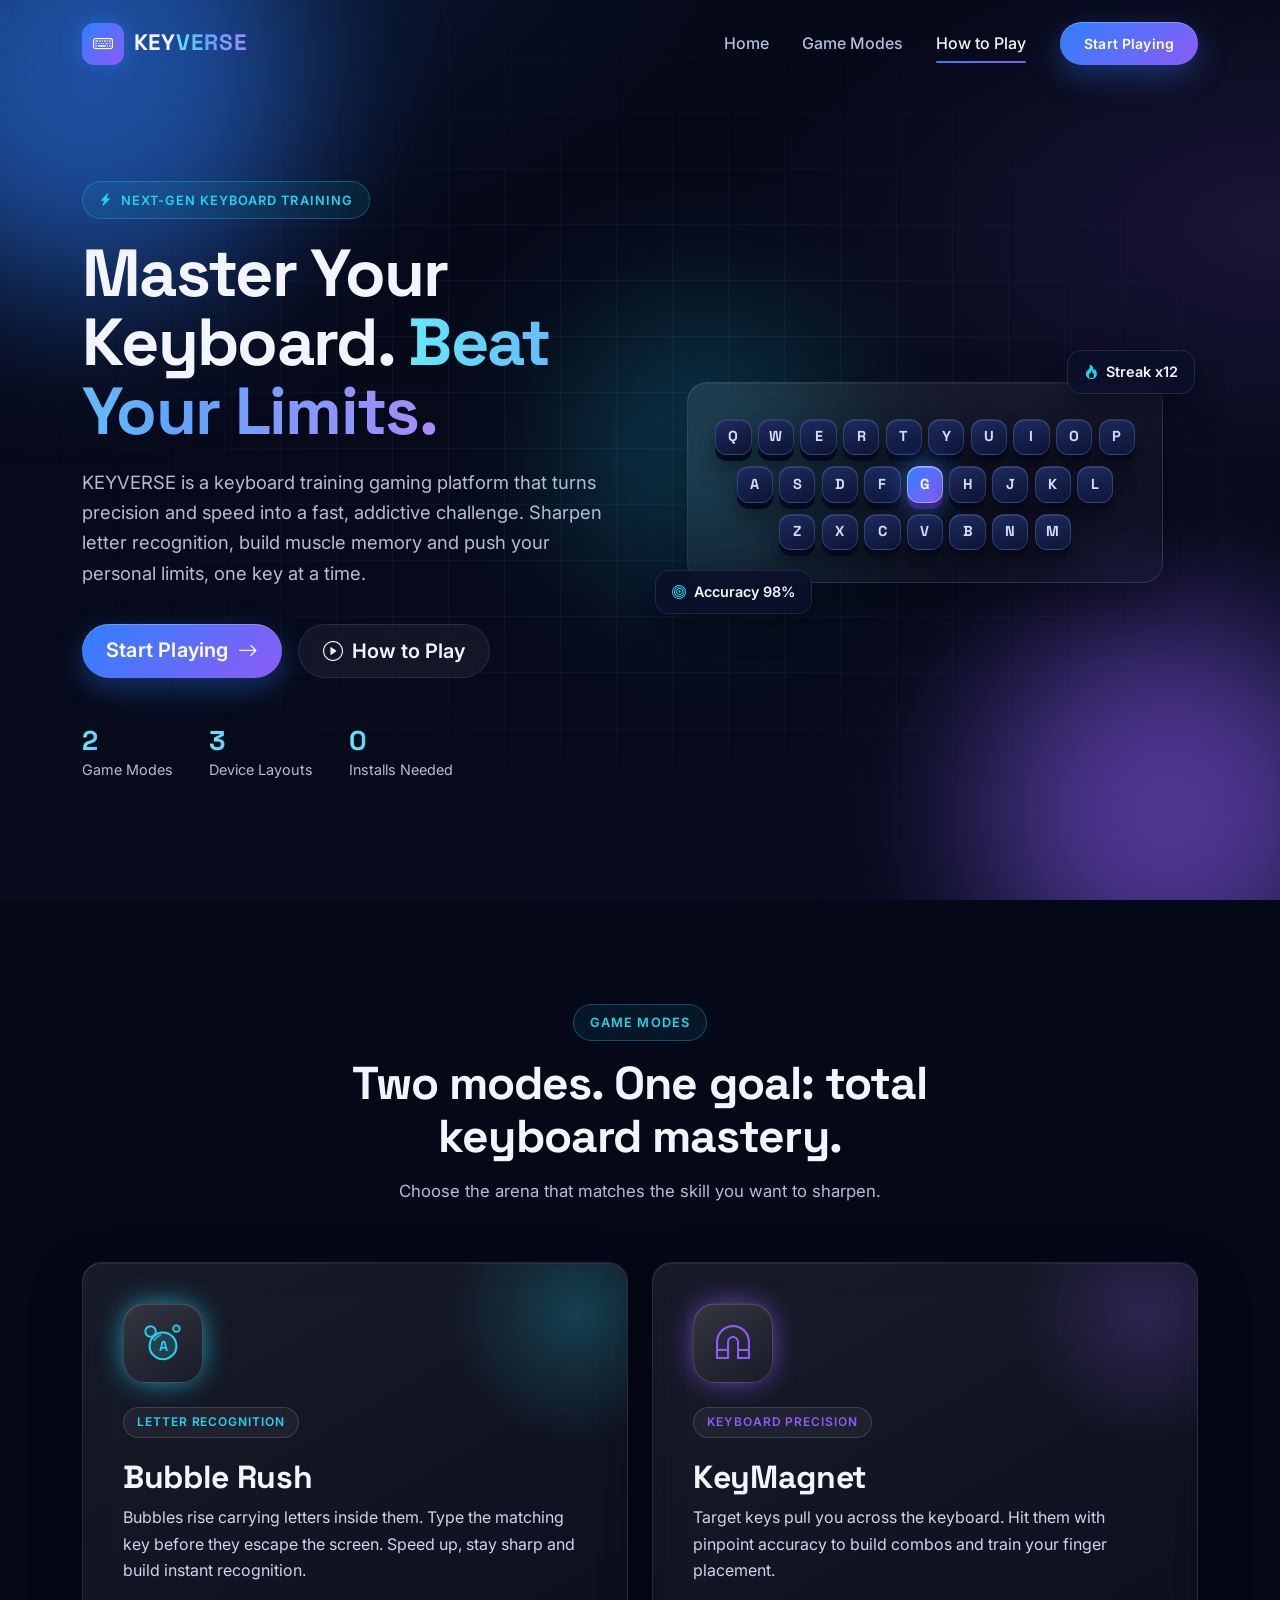
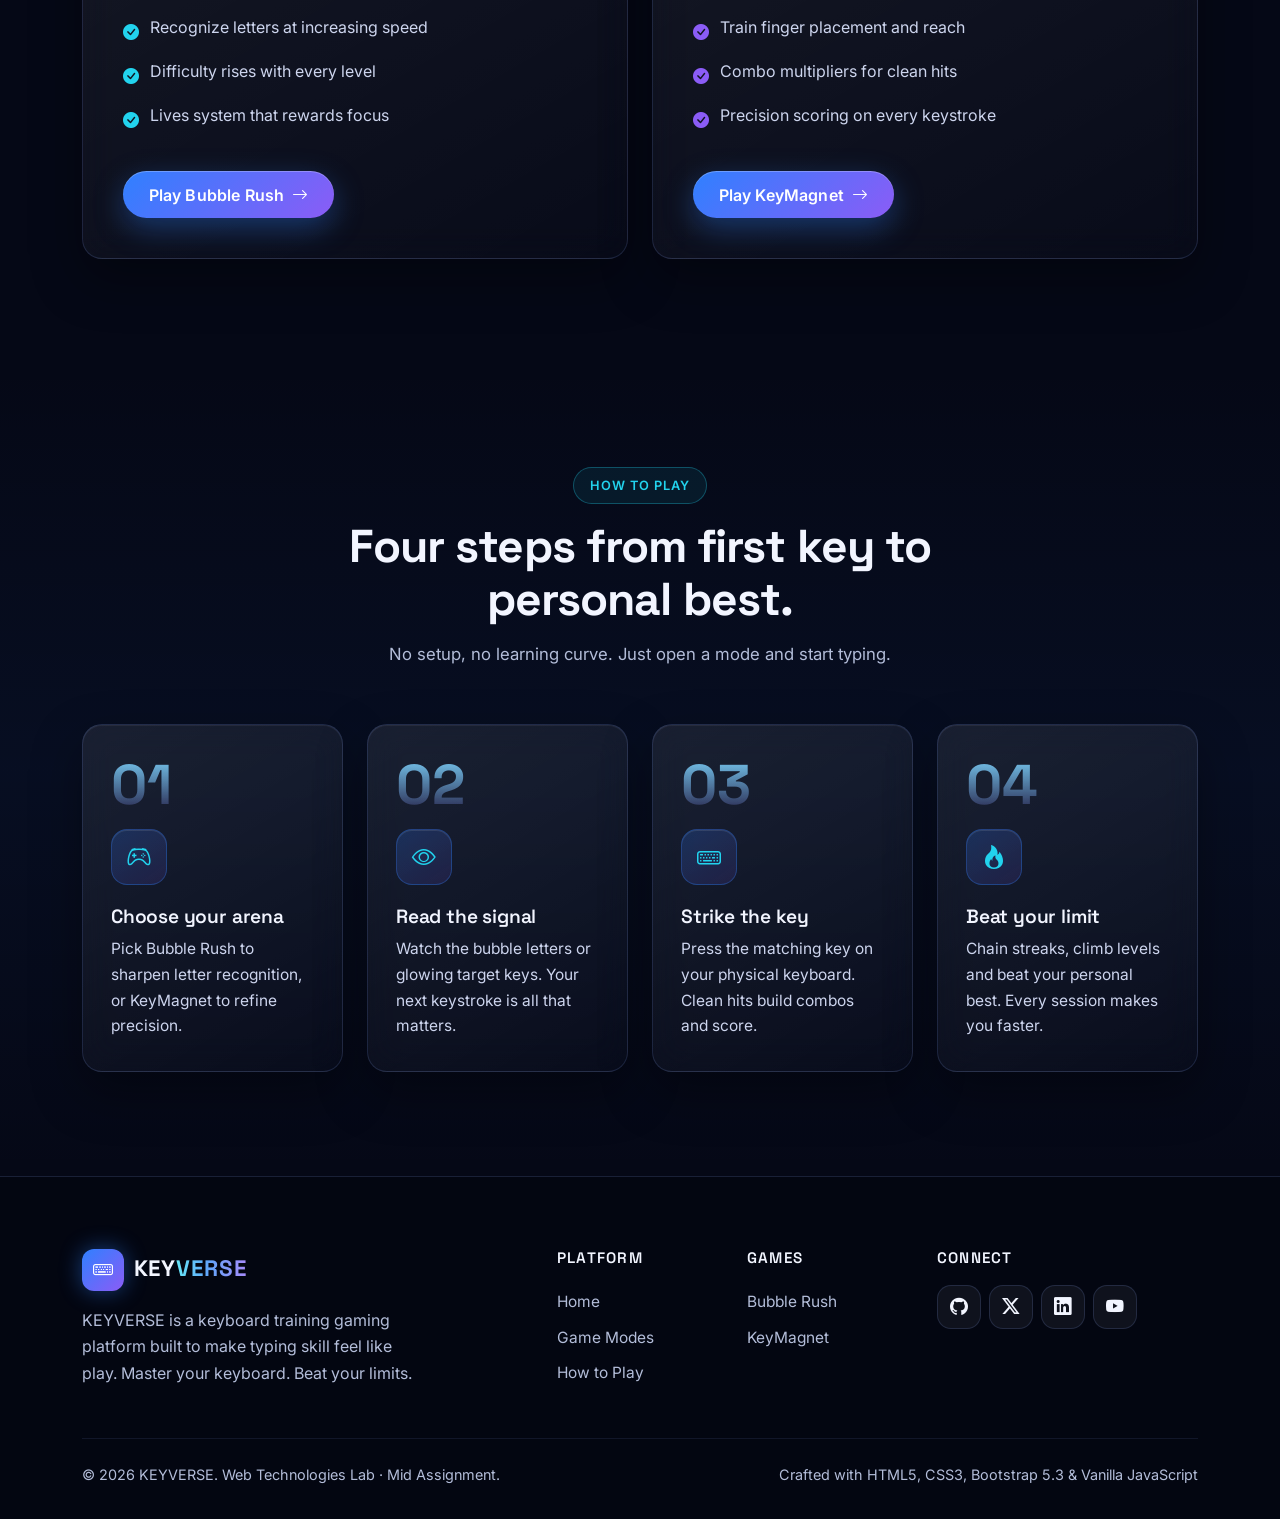
<file: index.html>
<!DOCTYPE html>
<html lang="en">

<head>
    <meta charset="UTF-8">
    <meta name="viewport" content="width=device-width, initial-scale=1.0">
    <meta name="description"
        content="KEYVERSE – Master Your Keyboard. Beat Your Limits. A premium keyboard training gaming platform with Bubble Rush and KeyMagnet.">
    <title>KEYVERSE – Master Your Keyboard. Beat Your Limits.</title>

    <!-- Fonts -->
    <link rel="preconnect" href="https://fonts.googleapis.com">
    <link rel="preconnect" href="https://fonts.gstatic.com" crossorigin>
    <link
        href="https://fonts.googleapis.com/css2?family=Inter:wght@400;500;600;700&family=Space+Grotesk:wght@500;600;700&display=swap"
        rel="stylesheet">

    <!-- Bootstrap 5.3 + Bootstrap Icons -->
    <link href="https://cdn.jsdelivr.net/npm/bootstrap@5.3.3/dist/css/bootstrap.min.css" rel="stylesheet">
    <link href="https://cdn.jsdelivr.net/npm/bootstrap-icons@1.11.3/font/bootstrap-icons.min.css" rel="stylesheet">

    <!-- Custom CSS (order matters: style first, responsive last) -->
    <link href="css/style.css" rel="stylesheet">
    <link href="css/responsive.css" rel="stylesheet">
</head>

<body id="top">

    <!-- ============================================================
       1. NAVIGATION BAR
       ============================================================ -->
    <nav class="navbar navbar-expand-lg fixed-top kv-navbar" id="mainNav" aria-label="Main navigation">
        <div class="container">
            <a class="navbar-brand kv-brand" href="#top" aria-label="KEYVERSE home">
                <span class="kv-logo" aria-hidden="true"><i class="bi bi-keyboard"></i></span>
                <span>KEY<span class="kv-accent">VERSE</span></span>
            </a>

            <button class="navbar-toggler" type="button" data-bs-toggle="collapse" data-bs-target="#navMenu"
                aria-controls="navMenu" aria-expanded="false" aria-label="Toggle navigation">
                <span class="navbar-toggler-icon"></span>
            </button>

            <div class="collapse navbar-collapse" id="navMenu">
                <ul class="navbar-nav ms-auto align-items-lg-center gap-lg-1">
                    <li class="nav-item"><a class="nav-link kv-nav-link active" href="#top">Home</a></li>
                    <li class="nav-item"><a class="nav-link kv-nav-link" href="#modes">Game Modes</a></li>
                    <li class="nav-item"><a class="nav-link kv-nav-link" href="#how-to-play">How to Play</a></li>
                    <li class="nav-item ms-lg-3 mt-2 mt-lg-0">
                        <a class="btn kv-btn-primary btn-sm px-4" href="#modes">Start Playing</a>
                    </li>
                </ul>
            </div>
            <div class="flying-comet" aria-hidden="true">
                <span class="comet-tail"></span>
                <span class="comet-head"></span>
            </div>
        </div>
    </nav>

    <main>

        <!-- ============================================================
         2. HERO SECTION
         ============================================================ -->
        <header class="kv-hero" id="home">
            <!-- Decorative background glows -->
            <div class="kv-hero-orb kv-orb-1" aria-hidden="true"></div>
            <div class="kv-hero-orb kv-orb-2" aria-hidden="true"></div>
            <div class="kv-hero-orb kv-orb-3" aria-hidden="true"></div>

            <div class="container position-relative">
                <div class="row align-items-center gy-5">

                    <!-- Hero text -->
                    <div class="col-lg-6 text-center text-lg-start" data-reveal>
                        <span class="kv-eyebrow">
                            <i class="bi bi-lightning-charge-fill" aria-hidden="true"></i>
                            Next-gen keyboard training
                        </span>

                        <h1 class="kv-hero-title">
                            Master Your Keyboard.
                            <span class="kv-gradient-text">Beat Your Limits.</span>
                        </h1>

                        <p class="kv-lead mx-auto mx-lg-0">
                            KEYVERSE is a keyboard training gaming platform that turns precision
                            and speed into a fast, addictive challenge. Sharpen letter recognition,
                            build muscle memory and push your personal limits, one key at a time.
                        </p>

                        <div
                            class="d-flex flex-column flex-sm-row gap-3 justify-content-center justify-content-lg-start">
                            <a href="#modes" class="btn kv-btn-primary btn-lg px-4">
                                Start Playing <i class="bi bi-arrow-right ms-1" aria-hidden="true"></i>
                            </a>
                            <a href="#how-to-play" class="btn kv-btn-ghost btn-lg px-4">
                                <i class="bi bi-play-circle me-1" aria-hidden="true"></i> How to Play
                            </a>
                        </div>

                        <ul class="kv-hero-stats list-unstyled">
                            <li><strong>2</strong><span>Game Modes</span></li>
                            <li><strong>3</strong><span>Device Layouts</span></li>
                            <li><strong>0</strong><span>Installs Needed</span></li>
                        </ul>
                    </div>

                    <!-- Hero visual: interactive glass keyboard panel -->
                    <div class="col-lg-6" data-reveal style="--reveal-delay: .15s">
                        <div class="kv-visual" aria-hidden="true">

                            <!-- Floating bubbles -->
                            <span class="kv-bubble" style="--x: 8%;  --s: 34px; --d: 0s"></span>
                            <span class="kv-bubble" style="--x: 28%; --s: 18px; --d: 2.5s"></span>
                            <span class="kv-bubble" style="--x: 55%; --s: 46px; --d: 1s"></span>
                            <span class="kv-bubble" style="--x: 80%; --s: 22px; --d: 4s"></span>
                            <span class="kv-bubble" style="--x: 92%; --s: 30px; --d: 6s"></span>

                            <div class="kv-glass kv-visual-panel">
                                <!-- Keys light up in a looping "KEYVERSE" sequence; hover or tap any key to press it -->
                                <div class="kv-keyboard" id="heroKeyboard">
                                    <div class="kv-keyrow">
                                        <span class="kv-keycap" data-key="Q" style="--i:0">Q</span>
                                        <span class="kv-keycap" data-key="W" style="--i:1">W</span>
                                        <span class="kv-keycap" data-key="E" style="--i:2">E</span>
                                        <span class="kv-keycap" data-key="R" style="--i:3">R</span>
                                        <span class="kv-keycap" data-key="T" style="--i:4">T</span>
                                        <span class="kv-keycap" data-key="Y" style="--i:5">Y</span>
                                        <span class="kv-keycap" data-key="U" style="--i:6">U</span>
                                        <span class="kv-keycap" data-key="I" style="--i:7">I</span>
                                        <span class="kv-keycap" data-key="O" style="--i:8">O</span>
                                        <span class="kv-keycap" data-key="P" style="--i:9">P</span>
                                    </div>
                                    <div class="kv-keyrow">
                                        <span class="kv-keycap" data-key="A" style="--i:2">A</span>
                                        <span class="kv-keycap" data-key="S" style="--i:3">S</span>
                                        <span class="kv-keycap" data-key="D" style="--i:4">D</span>
                                        <span class="kv-keycap" data-key="F" style="--i:5">F</span>
                                        <span class="kv-keycap kv-keycap--active" data-key="G" style="--i:6">G</span>
                                        <span class="kv-keycap" data-key="H" style="--i:7">H</span>
                                        <span class="kv-keycap" data-key="J" style="--i:8">J</span>
                                        <span class="kv-keycap" data-key="K" style="--i:9">K</span>
                                        <span class="kv-keycap" data-key="L" style="--i:10">L</span>
                                    </div>
                                    <div class="kv-keyrow">
                                        <span class="kv-keycap" data-key="Z" style="--i:4">Z</span>
                                        <span class="kv-keycap" data-key="X" style="--i:5">X</span>
                                        <span class="kv-keycap" data-key="C" style="--i:6">C</span>
                                        <span class="kv-keycap" data-key="V" style="--i:7">V</span>
                                        <span class="kv-keycap" data-key="B" style="--i:8">B</span>
                                        <span class="kv-keycap" data-key="N" style="--i:9">N</span>
                                        <span class="kv-keycap" data-key="M" style="--i:10">M</span>
                                    </div>
                                </div>
                            </div>

                            <div class="kv-chip kv-chip--streak">
                                <i class="bi bi-fire"></i> Streak x12
                            </div>
                            <div class="kv-chip kv-chip--accuracy">
                                <i class="bi bi-bullseye"></i> Accuracy 98%
                            </div>
                        </div>
                    </div>

                </div>
            </div>
        </header>

        <!-- ============================================================
         3. GAME MODES
         ============================================================ -->
        <section class="kv-section" id="modes">
            <div class="container">
                <div class="kv-section-head text-center" data-reveal>
                    <span class="kv-eyebrow">Game Modes</span>
                    <h2 class="kv-section-title">Two modes. One goal: total keyboard mastery.</h2>
                    <p class="kv-section-sub">Choose the arena that matches the skill you want to sharpen.</p>
                </div>

                <div class="row g-4 justify-content-center">

                    <!-- Bubble Rush -->
                    <div class="col-lg-6" data-reveal>
                        <article class="kv-glass kv-mode-card">
                            <div class="kv-mode-icon" aria-hidden="true">
                                <!-- Custom inline SVG: a large letter bubble with two smaller companions -->
                                <svg viewBox="0 0 48 48" fill="none" focusable="false">
                                    <circle cx="24" cy="27" r="14" stroke="currentColor" stroke-width="2.2"
                                        fill="currentColor" fill-opacity=".14" />
                                    <circle cx="11" cy="12" r="5.5" stroke="currentColor" stroke-width="2"
                                        fill="currentColor" fill-opacity=".1" />
                                    <circle cx="38" cy="9" r="3.5" stroke="currentColor" stroke-width="1.8"
                                        fill="currentColor" fill-opacity=".1" />
                                    <path d="M15 21a10 10 0 0 1 6-5" stroke="currentColor" stroke-width="2"
                                        stroke-linecap="round" opacity=".75" />
                                    <text x="24" y="32.5" text-anchor="middle" font-family="Space Grotesk, sans-serif"
                                        font-weight="700" font-size="15" fill="currentColor">A</text>
                                </svg>
                            </div>
                            <span class="kv-badge-tag mt-4">Letter Recognition</span>
                            <h3 class="kv-mode-title">Bubble Rush</h3>
                            <p class="kv-card-text">
                                Bubbles rise carrying letters inside them. Type the matching key before
                                they escape the screen. Speed up, stay sharp and build instant recognition.
                            </p>
                            <ul class="kv-mode-list">
                                <li><i class="bi bi-check-circle-fill" aria-hidden="true"></i> Recognize letters at
                                    increasing speed</li>
                                <li><i class="bi bi-check-circle-fill" aria-hidden="true"></i> Difficulty rises with
                                    every level</li>
                                <li><i class="bi bi-check-circle-fill" aria-hidden="true"></i> Lives system that rewards
                                    focus</li>
                            </ul>
                            <a href="bubble-rush.html" class="btn kv-btn-primary">
                                Play Bubble Rush <i class="bi bi-arrow-right ms-1" aria-hidden="true"></i>
                            </a>
                        </article>
                    </div>

                    <!-- KeyMagnet -->
                    <div class="col-lg-6" data-reveal style="--reveal-delay: .15s">
                        <article class="kv-glass kv-mode-card kv-mode-card--violet">
                            <div class="kv-mode-icon" aria-hidden="true"><i class="bi bi-magnet"></i></div>
                            <span class="kv-badge-tag mt-4">Keyboard Precision</span>
                            <h3 class="kv-mode-title">KeyMagnet</h3>
                            <p class="kv-card-text">
                                Target keys pull you across the keyboard. Hit them with pinpoint accuracy
                                to build combos and train your finger placement.
                            </p>
                            <ul class="kv-mode-list">
                                <li><i class="bi bi-check-circle-fill" aria-hidden="true"></i> Train finger placement
                                    and reach</li>
                                <li><i class="bi bi-check-circle-fill" aria-hidden="true"></i> Combo multipliers for
                                    clean hits</li>
                                <li><i class="bi bi-check-circle-fill" aria-hidden="true"></i> Precision scoring on
                                    every keystroke</li>
                            </ul>
                            <a href="keymagnet.html" class="btn kv-btn-primary">
                                Play KeyMagnet <i class="bi bi-arrow-right ms-1" aria-hidden="true"></i>
                            </a>
                        </article>
                    </div>

                </div>
            </div>
        </section>

        <!-- ============================================================
         4. HOW TO PLAY
         ============================================================ -->
        <section class="kv-section kv-section--alt" id="how-to-play">
            <div class="container">
                <div class="kv-section-head text-center" data-reveal>
                    <span class="kv-eyebrow">How to Play</span>
                    <h2 class="kv-section-title">Four steps from first key to personal best.</h2>
                    <p class="kv-section-sub">No setup, no learning curve. Just open a mode and start typing.</p>
                </div>

                <div class="row g-4">
                    <div class="col-sm-6 col-lg-3" data-reveal>
                        <div class="kv-glass kv-step">
                            <div class="kv-step-num" aria-hidden="true">01</div>
                            <div class="kv-step-icon" aria-hidden="true"><i class="bi bi-controller"></i></div>
                            <h3>Choose your arena</h3>
                            <p>Pick Bubble Rush to sharpen letter recognition, or KeyMagnet to refine precision.</p>
                        </div>
                    </div>
                    <div class="col-sm-6 col-lg-3" data-reveal style="--reveal-delay: .1s">
                        <div class="kv-glass kv-step">
                            <div class="kv-step-num" aria-hidden="true">02</div>
                            <div class="kv-step-icon" aria-hidden="true"><i class="bi bi-eye"></i></div>
                            <h3>Read the signal</h3>
                            <p>Watch the bubble letters or glowing target keys. Your next keystroke is all that matters.
                            </p>
                        </div>
                    </div>
                    <div class="col-sm-6 col-lg-3" data-reveal style="--reveal-delay: .2s">
                        <div class="kv-glass kv-step">
                            <div class="kv-step-num" aria-hidden="true">03</div>
                            <div class="kv-step-icon" aria-hidden="true"><i class="bi bi-keyboard"></i></div>
                            <h3>Strike the key</h3>
                            <p>Press the matching key on your physical keyboard. Clean hits build combos and score.</p>
                        </div>
                    </div>
                    <div class="col-sm-6 col-lg-3" data-reveal style="--reveal-delay: .3s">
                        <div class="kv-glass kv-step">
                            <div class="kv-step-num" aria-hidden="true">04</div>
                            <div class="kv-step-icon" aria-hidden="true"><i class="bi bi-fire"></i></div>
                            <h3>Beat your limit</h3>
                            <p>Chain streaks, climb levels and beat your personal best. Every session makes you faster.
                            </p>
                        </div>
                    </div>
                </div>
            </div>
        </section>

    </main>

    <!-- ============================================================
       6. FOOTER
       ============================================================ -->
    <footer class="kv-footer">
        <div class="container">
            <div class="row gy-4">

                <div class="col-lg-4">
                    <a class="kv-brand text-decoration-none" href="#top" aria-label="Back to top">
                        <span class="kv-logo" aria-hidden="true"><i class="bi bi-keyboard"></i></span>
                        <span>KEY<span class="kv-accent">VERSE</span></span>
                    </a>
                    <p class="kv-footer-text mt-3 mb-0 pe-lg-4">
                        KEYVERSE is a keyboard training gaming platform built to make typing skill
                        feel like play. Master your keyboard. Beat your limits.
                    </p>
                </div>

                <div class="col-6 col-lg-2 offset-lg-1">
                    <h3 class="kv-footer-title">Platform</h3>
                    <ul class="list-unstyled mb-0">
                        <li><a class="kv-footer-link" href="#top">Home</a></li>
                        <li><a class="kv-footer-link" href="#modes">Game Modes</a></li>
                        <li><a class="kv-footer-link" href="#how-to-play">How to Play</a></li>
                    </ul>
                </div>

                <div class="col-6 col-lg-2">
                    <h3 class="kv-footer-title">Games</h3>
                    <ul class="list-unstyled mb-0">
                        <li>
                            <a class="kv-footer-link" href="bubble-rush.html">Bubble Rush</a>
                        </li>
                        <li>
                            <a class="kv-footer-link" href="keymagnet.html">KeyMagnet</a>
                        </li>
                    </ul>
                </div>

                <div class="col-lg-3">
                    <h3 class="kv-footer-title">Connect</h3>
                    <div class="d-flex gap-2">
                        <button type="button" class="kv-social" data-coming-soon="Social links" aria-label="GitHub">
                            <i class="bi bi-github"></i>
                        </button>
                        <button type="button" class="kv-social" data-coming-soon="Social links"
                            aria-label="X (Twitter)">
                            <i class="bi bi-twitter-x"></i>
                        </button>
                        <button type="button" class="kv-social" data-coming-soon="Social links" aria-label="LinkedIn">
                            <i class="bi bi-linkedin"></i>
                        </button>
                        <button type="button" class="kv-social" data-coming-soon="Social links" aria-label="YouTube">
                            <i class="bi bi-youtube"></i>
                        </button>
                    </div>
                </div>

            </div>

            <div
                class="kv-footer-bottom d-flex flex-column flex-md-row justify-content-between gap-2 text-center text-md-start">
                <span>&copy; <span id="currentYear">2026</span> KEYVERSE. Web Technologies Lab &middot; Mid
                    Assignment.</span>
                <span>Crafted with HTML5, CSS3, Bootstrap 5.3 &amp; Vanilla JavaScript</span>
            </div>
        </div>
    </footer>

    <!-- Toast used by "coming soon" buttons (so every button gives feedback) -->
    <div class="toast-container position-fixed bottom-0 end-0 p-3">
        <div id="kvToast" class="toast kv-toast align-items-center" role="status" aria-live="polite" aria-atomic="true"
            data-bs-delay="2800">
            <div class="d-flex">
                <div class="toast-body d-flex align-items-center gap-2">
                    <i class="bi bi-stars" aria-hidden="true"></i>
                    <span id="kvToastMessage"></span>
                </div>
                <button type="button" class="btn-close me-2 m-auto" data-bs-dismiss="toast" aria-label="Close"></button>
            </div>
        </div>
    </div>

    <!-- Bootstrap JS bundle (includes Popper) -->
    <script src="https://cdn.jsdelivr.net/npm/bootstrap@5.3.3/dist/js/bootstrap.bundle.min.js" defer></script>
    <!-- Custom JavaScript -->
    <script src="js/main.js" defer></script>
</body>

</html>
</file>
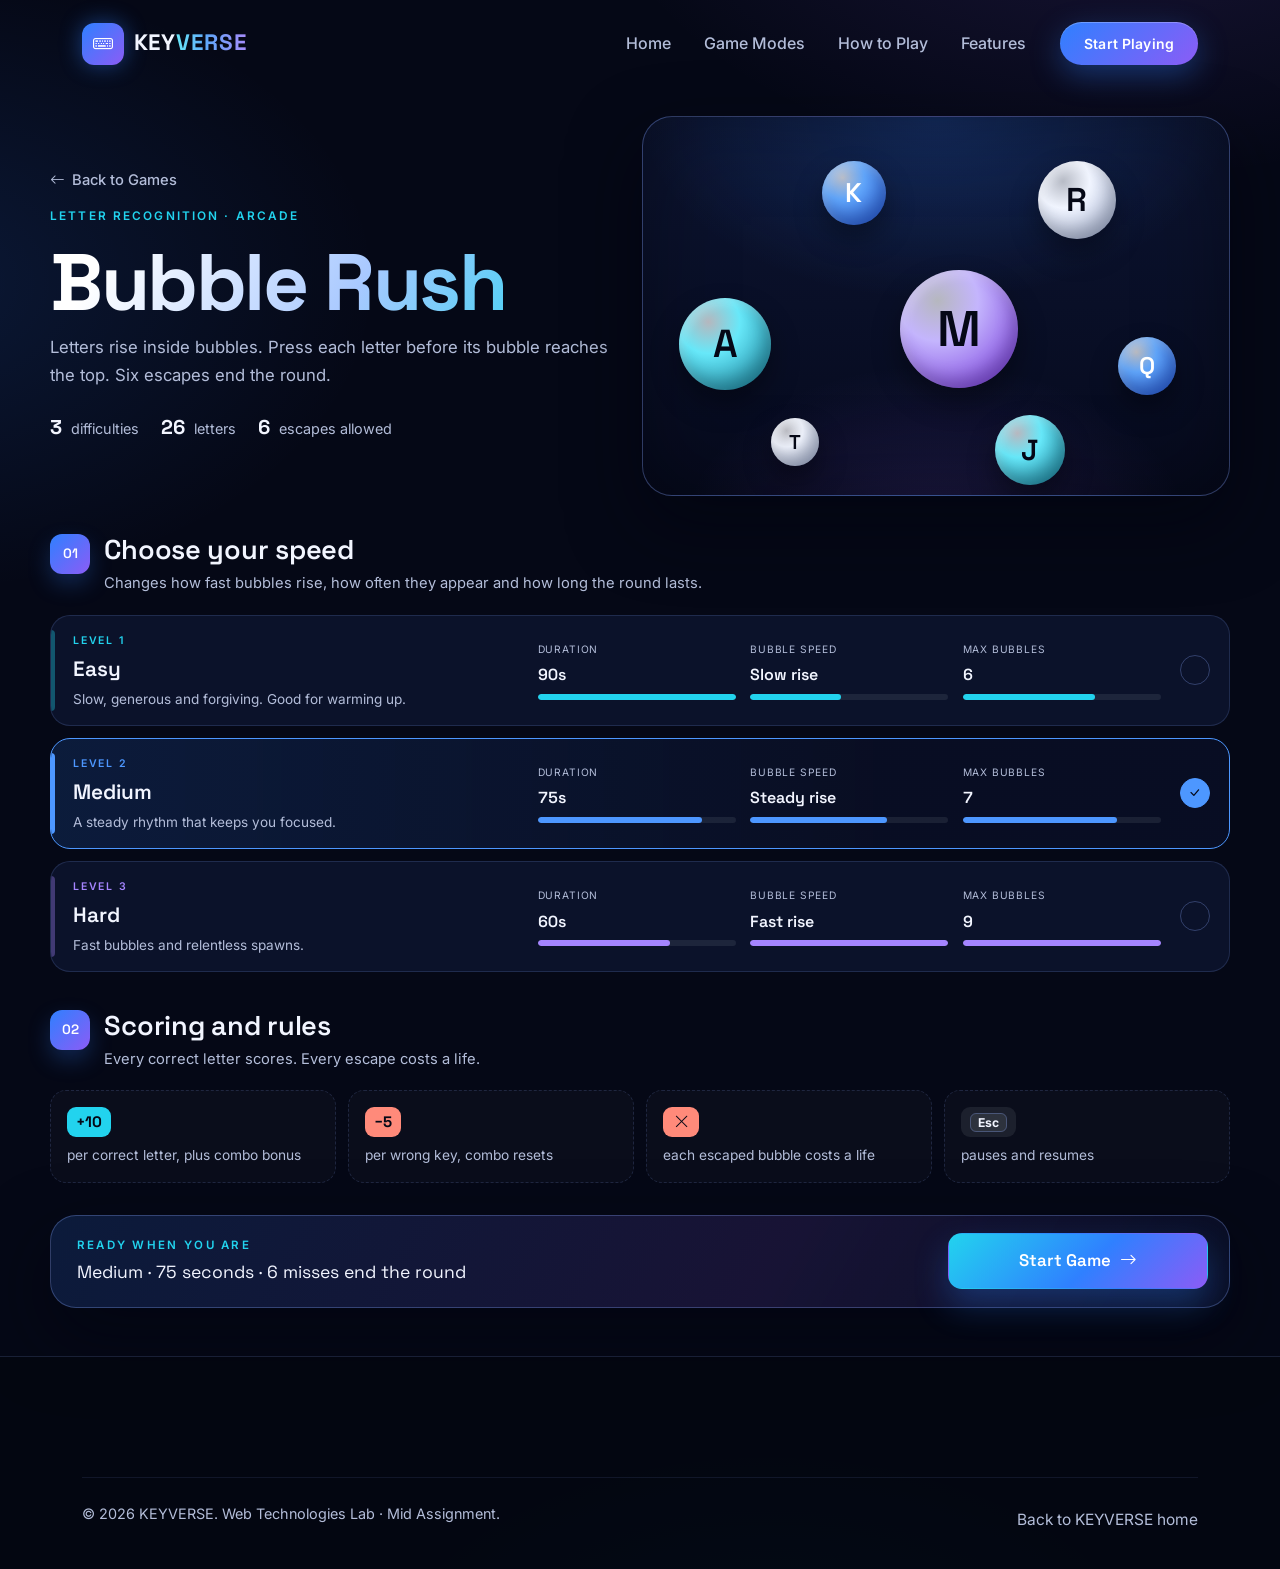
<file: bubble-rush.html>
<!DOCTYPE html>
<html lang="en">

<head>
    <meta charset="UTF-8">
    <meta name="viewport" content="width=device-width, initial-scale=1.0">
    <meta name="description"
        content="Bubble Rush – a KEYVERSE letter recognition game. Press the letter inside each rising bubble before it escapes.">
    <title>Bubble Rush · KEYVERSE</title>

    <!-- Fonts -->
    <link rel="preconnect" href="https://fonts.googleapis.com">
    <link rel="preconnect" href="https://fonts.gstatic.com" crossorigin>
    <link
        href="https://fonts.googleapis.com/css2?family=Inter:wght@400;500;600;700&family=Space+Grotesk:wght@500;600;700&display=swap"
        rel="stylesheet">

    <!-- Bootstrap 5.3 + Bootstrap Icons -->
    <link href="https://cdn.jsdelivr.net/npm/bootstrap@5.3.3/dist/css/bootstrap.min.css" rel="stylesheet">
    <link href="https://cdn.jsdelivr.net/npm/bootstrap-icons@1.11.3/font/bootstrap-icons.min.css" rel="stylesheet">

    <!-- Shared KEYVERSE base (navbar, tokens), then Bubble Rush's own design system -->
    <link href="css/style.css" rel="stylesheet">
    <link href="css/responsive.css" rel="stylesheet">
    <link href="css/bubble-rush.css" rel="stylesheet">
</head>

<body class="br-page">

    <!-- ============================================================
       NAVIGATION BAR (shared with the homepage)
       ============================================================ -->
    <nav class="navbar navbar-expand-lg fixed-top kv-navbar" id="mainNav" aria-label="Main navigation">
        <div class="container">
            <a class="navbar-brand kv-brand" href="index.html" aria-label="KEYVERSE home">
                <span class="kv-logo" aria-hidden="true"><i class="bi bi-keyboard"></i></span>
                <span>KEY<span class="kv-accent">VERSE</span></span>
            </a>

            <button class="navbar-toggler" type="button" data-bs-toggle="collapse" data-bs-target="#navMenu"
                aria-controls="navMenu" aria-expanded="false" aria-label="Toggle navigation">
                <span class="navbar-toggler-icon"></span>
            </button>

            <div class="collapse navbar-collapse" id="navMenu">
                <ul class="navbar-nav ms-auto align-items-lg-center gap-lg-1">
                    <li class="nav-item"><a class="nav-link kv-nav-link" href="index.html">Home</a></li>
                    <li class="nav-item"><a class="nav-link kv-nav-link" href="index.html#modes">Game Modes</a></li>
                    <li class="nav-item"><a class="nav-link kv-nav-link" href="index.html#how-to-play">How to Play</a>
                    </li>
                    <li class="nav-item"><a class="nav-link kv-nav-link" href="index.html#features">Features</a></li>
                    <li class="nav-item ms-lg-3 mt-2 mt-lg-0">
                        <a class="btn kv-btn-primary btn-sm px-4" href="#launch">Start Playing</a>
                    </li>
                </ul>
            </div>
        </div>
    </nav>

    <main class="br-main">
        <div class="br-container">

            <!-- ==========================================================
           LAUNCH VIEW – setup screen (shown before every round)
           ========================================================== -->
            <section class="br-launch" id="launch" aria-labelledby="gameTitle">

                <!-- Hero: title and copy on the left, a floating bubble field on the right -->
                <header class="br-hero">
                    <div class="br-hero-copy">
                        <a class="br-back" href="index.html#modes">
                            <i class="bi bi-arrow-left" aria-hidden="true"></i> Back to Games
                        </a>
                        <p class="br-kicker">Letter recognition · Arcade</p>
                        <h1 class="br-game-title" id="gameTitle">Bubble Rush</h1>
                        <p class="br-lead">
                            Letters rise inside bubbles. Press each letter before its bubble reaches the top.
                            Six escapes end the round.
                        </p>
                        <ul class="br-hero-facts">
                            <li><strong>3</strong> difficulties</li>
                            <li><strong>26</strong> letters</li>
                            <li><strong>6</strong> escapes allowed</li>
                        </ul>
                    </div>

                    <!-- Decorative floating bubbles, generated once by bubbles.js -->
                    <div class="br-hero-field" id="heroField" aria-hidden="true"></div>
                </header>

                <div class="br-setup">

                    <!-- 01 · Difficulty -->
                    <section class="br-block" aria-labelledby="diffTitle">
                        <header class="br-block-head">
                            <span class="br-step" aria-hidden="true">01</span>
                            <div>
                                <h2 id="diffTitle">Choose your speed</h2>
                                <p>Changes how fast bubbles rise, how often they appear and how long the round lasts.
                                </p>
                            </div>
                        </header>
                        <!-- Difficulty rows are rendered by bubbles.js from CONFIG.difficulties -->
                        <div class="br-diff-list" id="diffGrid" role="radiogroup" aria-labelledby="diffTitle"></div>
                    </section>

                    <!-- 02 · Scoring -->
                    <section class="br-block" aria-labelledby="rulesTitle">
                        <header class="br-block-head">
                            <span class="br-step" aria-hidden="true">02</span>
                            <div>
                                <h2 id="rulesTitle">Scoring and rules</h2>
                                <p>Every correct letter scores. Every escape costs a life.</p>
                            </div>
                        </header>
                        <ul class="br-rules">
                            <li><span class="br-pill br-pill--good">+10</span><span>per correct letter, plus combo
                                    bonus</span></li>
                            <li><span class="br-pill br-pill--bad">−5</span><span>per wrong key, combo resets</span>
                            </li>
                            <li><span class="br-pill br-pill--bad"><i class="bi bi-x-lg"
                                        aria-hidden="true"></i></span><span>each escaped bubble costs a life</span></li>
                            <li><span class="br-pill"><kbd>Esc</kbd></span><span>pauses and resumes</span></li>
                        </ul>
                    </section>

                </div>

                <!-- Start bar: full width, always at the end of setup -->
                <div class="br-start-bar">
                    <div class="br-start-info">
                        <span class="br-eyebrow">Ready when you are</span>
                        <p class="br-start-summary" id="startSummary">Medium · 75 seconds</p>
                    </div>
                    <button type="button" class="br-btn br-btn--start" id="btnStart">
                        Start Game <i class="bi bi-arrow-right" aria-hidden="true"></i>
                    </button>
                </div>

            </section>

            <!-- ==========================================================
           PLAY VIEW – the round itself (hidden until Start)
           ========================================================== -->
            <section class="br-play" id="playView" aria-label="Round in progress" hidden>

                <!-- Compact top bar: score, time, misses and combo only -->
                <header class="br-topbar">
                    <div class="br-topbar-left">
                        <span class="br-topbar-title">Bubble Rush</span>
                        <span class="br-chip" id="chipDiff">Medium</span>
                        <span class="br-chip br-chip--muted" id="chipLevel">Level 1</span>
                    </div>

                    <div class="br-metrics" aria-label="Live statistics">
                        <div class="br-metric">
                            <span>Score</span>
                            <strong id="hudScore">0</strong>
                        </div>
                        <div class="br-metric">
                            <span>Time</span>
                            <strong id="hudTime">1:15</strong>
                        </div>
                        <div class="br-metric br-metric--misses">
                            <span>Misses</span>
                            <div class="br-lives" id="hudLives" aria-label="Misses"></div>
                        </div>
                        <div class="br-metric">
                            <span>Combo</span>
                            <strong id="hudCombo">x0</strong>
                        </div>
                    </div>

                    <div class="br-toolbar">
                        <button type="button" class="br-icon-btn" id="btnPause" aria-label="Pause round"
                            title="Pause (Esc)" disabled>
                            <i class="bi bi-pause-fill" aria-hidden="true"></i>
                        </button>
                        <button type="button" class="br-icon-btn" id="btnRestart" aria-label="Restart round"
                            title="Restart" disabled>
                            <i class="bi bi-arrow-counterclockwise" aria-hidden="true"></i>
                        </button>
                        <button type="button" class="br-icon-btn" id="btnReset" aria-label="Reset to setup"
                            title="Reset to setup">
                            <i class="bi bi-x-lg" aria-hidden="true"></i>
                        </button>
                        <button type="button" class="br-icon-btn" id="btnSound" aria-pressed="true"
                            aria-label="Sound on" title="Sound on / off">
                            <i class="bi bi-volume-up" aria-hidden="true"></i>
                        </button>
                    </div>
                </header>

                <!-- The arena: bubbles, escape line and overlays -->
                <section class="br-arena" id="arena" aria-label="Bubble arena">

                    <!-- A bubble that reaches this line counts as a miss -->
                    <div class="br-escape" id="escapeLine" aria-hidden="true">
                        <span>Escape line</span>
                    </div>

                    <!-- Bubbles are created here by bubbles.js -->
                    <div class="br-bubble-layer" id="bubbleLayer" aria-hidden="true"></div>

                    <!-- Floating "+10", "−5" and level banners -->
                    <div class="br-fx" id="feedbackLayer" aria-hidden="true"></div>

                    <!-- ---------- Paused ---------- -->
                    <div class="br-overlay" id="overlayPause" role="dialog" aria-labelledby="pauseTitle">
                        <div class="br-overlay-card">
                            <p class="br-eyebrow">Paused</p>
                            <h2 id="pauseTitle">Bubbles on hold</h2>
                            <p class="br-muted">Every bubble and the timer are frozen. Keys are ignored until you
                                resume.</p>
                            <div class="br-actions">
                                <button type="button" class="br-btn br-btn--ghost" id="btnQuit">Quit to setup</button>
                                <button type="button" class="br-btn br-btn--primary" id="btnResume">Resume</button>
                            </div>
                        </div>
                    </div>

                    <!-- ---------- Round over (short step before results) ---------- -->
                    <div class="br-overlay" id="overlayOver" role="dialog" aria-labelledby="overTitle">
                        <div class="br-overlay-card">
                            <p class="br-eyebrow">Round over</p>
                            <h2 id="overTitle">Round finished</h2>
                            <p class="br-muted" id="overReason"></p>
                            <p class="br-over-score">
                                <span>Score</span>
                                <strong id="overScore">0</strong>
                            </p>
                            <div class="br-actions">
                                <button type="button" class="br-btn br-btn--primary" id="btnSeeResults">
                                    See results <i class="bi bi-arrow-right" aria-hidden="true"></i>
                                </button>
                            </div>
                        </div>
                    </div>

                    <!-- ---------- Results ---------- -->
                    <div class="br-overlay" id="overlayResults" role="dialog" aria-labelledby="resMessage">
                        <div class="br-overlay-card br-overlay-card--wide">
                            <p class="br-eyebrow">Results</p>
                            <h2 id="resMessage">Steady rhythm</h2>
                            <p class="br-muted" id="resSetLine">Medium difficulty</p>

                            <div class="br-score-hero">
                                <span class="br-score-label">Final score</span>
                                <strong id="resScore">0</strong>
                                <span class="br-muted" id="resReason"></span>
                            </div>

                            <div class="br-res-grid">
                                <div class="br-res-card br-res-card--good">
                                    <span>Correct letters</span>
                                    <strong id="resCorrect">0</strong>
                                </div>
                                <div class="br-res-card br-res-card--bad">
                                    <span>Incorrect keys</span>
                                    <strong id="resWrong">0</strong>
                                </div>
                                <div class="br-res-card br-res-card--bad">
                                    <span>Total misses</span>
                                    <strong id="resMisses">0</strong>
                                </div>
                                <div class="br-res-card">
                                    <span>Accuracy</span>
                                    <strong id="resAccuracy">0%</strong>
                                </div>
                                <div class="br-res-card">
                                    <span>Highest combo</span>
                                    <strong id="resCombo">0</strong>
                                </div>
                            </div>

                            <p class="br-formula">Accuracy = correct ÷ (correct + incorrect keys + misses)</p>

                            <div class="br-actions">
                                <button type="button" class="br-btn br-btn--ghost" id="btnChangeSettings">Change
                                    difficulty</button>
                                <button type="button" class="br-btn br-btn--primary" id="btnPlayAgain">
                                    Play Again <i class="bi bi-arrow-repeat" aria-hidden="true"></i>
                                </button>
                                <a class="br-btn br-btn--ghost" href="index.html">Home</a>
                            </div>
                        </div>
                    </div>

                </section>

                <!-- On-screen letters: shown only on touch screens (see bubble-rush.css) -->
                <div class="br-touch-pad" id="touchPad" aria-label="On-screen letter keys"></div>

            </section>

        </div>
    </main>

    <!-- ============================================================
       FOOTER (shared)
       ============================================================ -->
    <footer class="kv-footer">
        <div class="container">
            <div
                class="kv-footer-bottom d-flex flex-column flex-md-row justify-content-between gap-2 text-center text-md-start">
                <span>&copy; <span id="currentYear">2026</span> KEYVERSE. Web Technologies Lab &middot; Mid
                    Assignment.</span>
                <a class="kv-footer-link" href="index.html">Back to KEYVERSE home</a>
            </div>
        </div>
    </footer>

    <!-- Bootstrap JS bundle (needed for the mobile navbar) -->
    <script src="https://cdn.jsdelivr.net/npm/bootstrap@5.3.3/dist/js/bootstrap.bundle.min.js" defer></script>
    <!-- Shared site behaviour: navbar scroll effect, mobile menu, footer year -->
    <script src="js/main.js" defer></script>
    <!-- Bubble Rush game engine -->
    <script src="js/bubbles.js" defer></script>
</body>

</html>
</file>
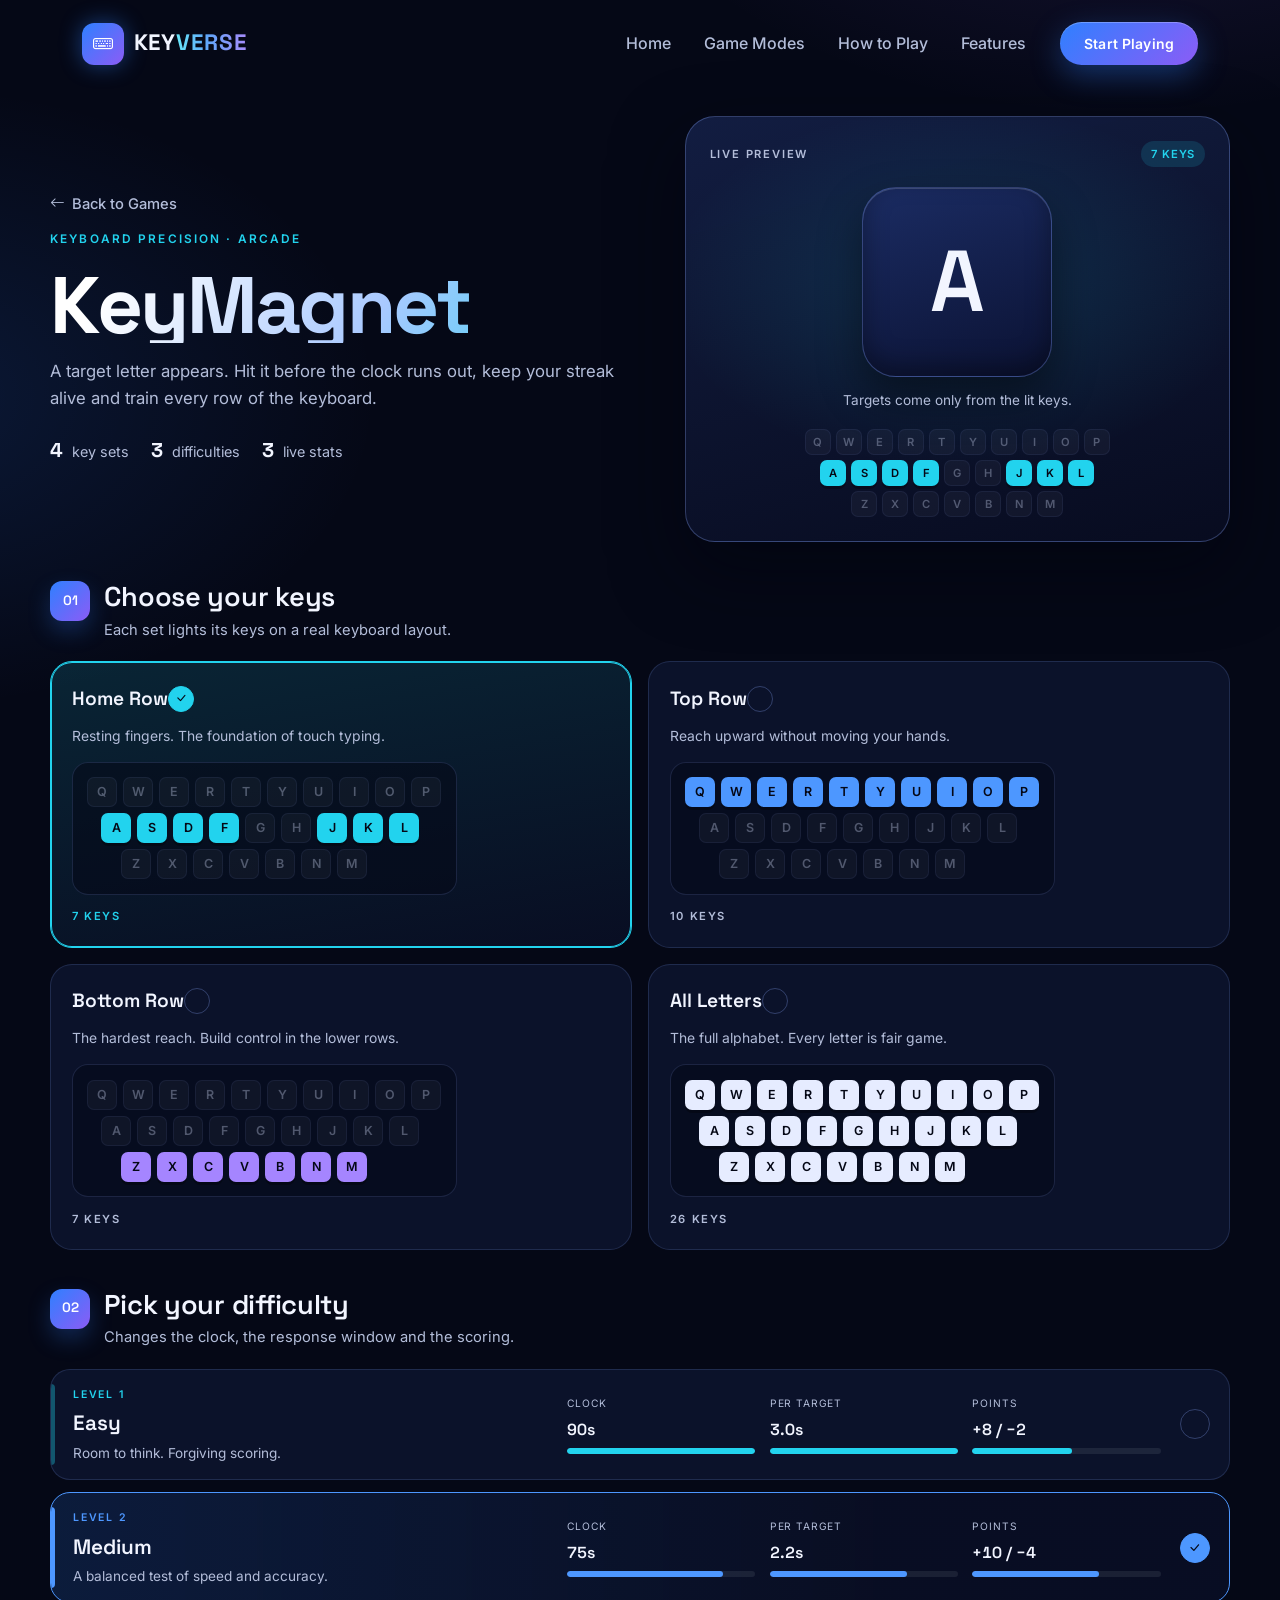
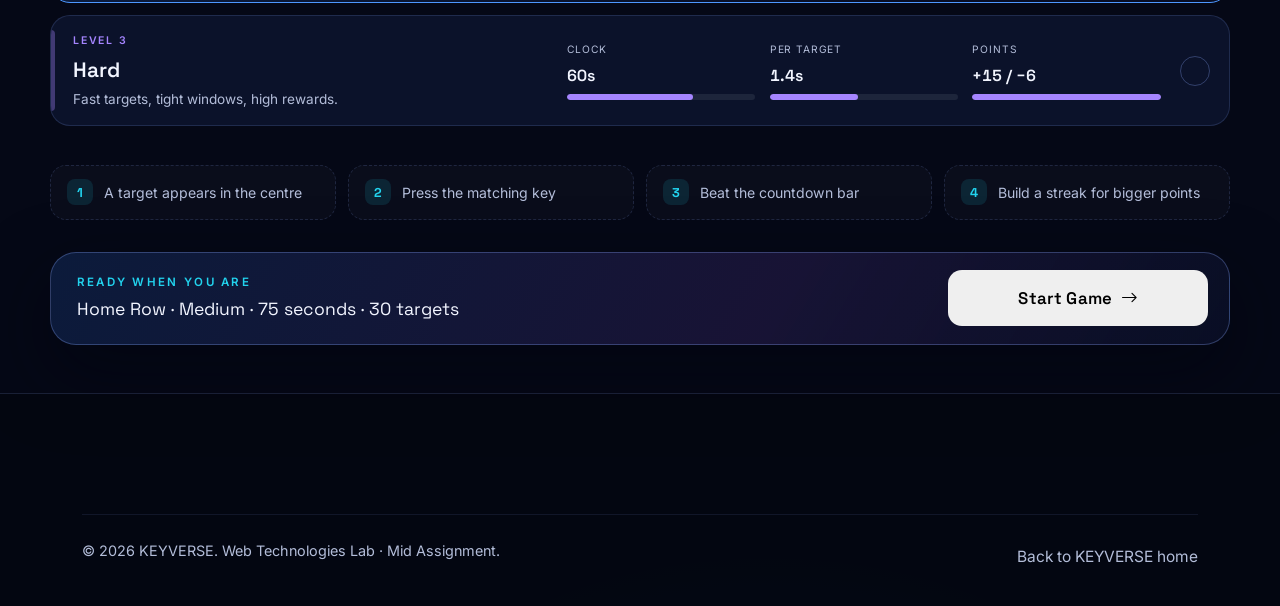
<file: keymagnet.html>
<!DOCTYPE html>
<html lang="en">

<head>
  <meta charset="UTF-8">
  <meta name="viewport" content="width=device-width, initial-scale=1.0">
  <meta name="description"
    content="KeyMagnet – a KEYVERSE keyboard precision game. Choose a key set and difficulty, then press each target key as fast and accurately as you can.">
  <title>KeyMagnet · KEYVERSE</title>

  <!-- Fonts -->
  <link rel="preconnect" href="https://fonts.googleapis.com">
  <link rel="preconnect" href="https://fonts.gstatic.com" crossorigin>
  <link
    href="https://fonts.googleapis.com/css2?family=Inter:wght@400;500;600;700&family=Space+Grotesk:wght@500;600;700&display=swap"
    rel="stylesheet">

  <!-- Bootstrap 5.3 + Bootstrap Icons -->
  <link href="https://cdn.jsdelivr.net/npm/bootstrap@5.3.3/dist/css/bootstrap.min.css" rel="stylesheet">
  <link href="https://cdn.jsdelivr.net/npm/bootstrap-icons@1.11.3/font/bootstrap-icons.min.css" rel="stylesheet">

  <!-- Shared KEYVERSE base (navbar, tokens), then KeyMagnet's own design system -->
  <link href="css/style.css" rel="stylesheet">
  <link href="css/responsive.css" rel="stylesheet">
  <link href="css/keymagnet.css" rel="stylesheet">
</head>

<body class="km-page">

  <!-- ============================================================
       NAVIGATION BAR (shared with the homepage)
       ============================================================ -->
  <nav class="navbar navbar-expand-lg fixed-top kv-navbar" id="mainNav" aria-label="Main navigation">
    <div class="container">
      <a class="navbar-brand kv-brand" href="index.html" aria-label="KEYVERSE home">
        <span class="kv-logo" aria-hidden="true"><i class="bi bi-keyboard"></i></span>
        <span>KEY<span class="kv-accent">VERSE</span></span>
      </a>

      <button class="navbar-toggler" type="button" data-bs-toggle="collapse" data-bs-target="#navMenu"
        aria-controls="navMenu" aria-expanded="false" aria-label="Toggle navigation">
        <span class="navbar-toggler-icon"></span>
      </button>

      <div class="collapse navbar-collapse" id="navMenu">
        <ul class="navbar-nav ms-auto align-items-lg-center gap-lg-1">
          <li class="nav-item"><a class="nav-link kv-nav-link" href="index.html">Home</a></li>
          <li class="nav-item"><a class="nav-link kv-nav-link" href="index.html#modes">Game Modes</a></li>
          <li class="nav-item"><a class="nav-link kv-nav-link" href="index.html#how-to-play">How to Play</a></li>
          <li class="nav-item"><a class="nav-link kv-nav-link" href="index.html#features">Features</a></li>
          <li class="nav-item ms-lg-3 mt-2 mt-lg-0">
            <a class="btn kv-btn-primary btn-sm px-4" href="#launch">Start Playing</a>
          </li>
        </ul>
      </div>
    </div>
  </nav>

  <main class="km-main">
    <div class="km-container">

      <!-- ==========================================================
           LAUNCH VIEW – game setup (shown before every session)
           ========================================================== -->
      <section class="km-launch" id="launch" aria-labelledby="gameTitle">

        <!-- Hero: title and copy on the left, live target preview on the right -->
        <header class="km-hero">
          <div class="km-hero-copy">
            <a class="km-back" href="index.html#modes">
              <i class="bi bi-arrow-left" aria-hidden="true"></i> Back to Games
            </a>
            <p class="km-kicker">Keyboard precision · Arcade</p>
            <h1 class="km-game-title" id="gameTitle">KeyMagnet</h1>
            <p class="km-lead">
              A target letter appears. Hit it before the clock runs out, keep your streak alive
              and train every row of the keyboard.
            </p>
            <ul class="km-hero-facts">
              <li><strong>4</strong> key sets</li>
              <li><strong>3</strong> difficulties</li>
              <li><strong>3</strong> live stats</li>
            </ul>
          </div>

          <aside class="km-preview" id="previewCard" aria-label="Live preview of the selected key set">
            <div class="km-preview-top">
              <span>Live preview</span>
              <span id="previewCount">7 keys</span>
            </div>
            <div class="km-preview-target" aria-hidden="true">
              <span id="previewTarget">A</span>
            </div>
            <p class="km-preview-caption">Targets come only from the lit keys.</p>
            <div class="km-mini-kb" id="previewKeyboard" aria-hidden="true"></div>
          </aside>
        </header>

        <div class="km-setup">

          <!-- 01 · Key set -->
          <section class="km-block" aria-labelledby="modeTitle">
            <header class="km-block-head">
              <span class="km-step" aria-hidden="true">01</span>
              <div>
                <h2 id="modeTitle">Choose your keys</h2>
                <p>Each set lights its keys on a real keyboard layout.</p>
              </div>
            </header>
            <!-- Set tiles are rendered by keymagnet.js from CONFIG.keySets -->
            <div class="km-set-grid" id="modeGrid" role="radiogroup" aria-labelledby="modeTitle"></div>
          </section>

          <!-- 02 · Difficulty -->
          <section class="km-block" aria-labelledby="diffTitle">
            <header class="km-block-head">
              <span class="km-step" aria-hidden="true">02</span>
              <div>
                <h2 id="diffTitle">Pick your difficulty</h2>
                <p>Changes the clock, the response window and the scoring.</p>
              </div>
            </header>
            <!-- Difficulty rows are rendered by keymagnet.js from CONFIG.difficulties -->
            <div class="km-diff-list" id="diffGrid" role="radiogroup" aria-labelledby="diffTitle"></div>
          </section>

        </div>

        <!-- How to play: one compact strip, not another set of cards -->
        <ol class="km-howto" aria-label="How to play">
          <li><span>1</span> A target appears in the centre</li>
          <li><span>2</span> Press the matching key</li>
          <li><span>3</span> Beat the countdown bar</li>
          <li><span>4</span> Build a streak for bigger points</li>
        </ol>

        <!-- Start bar: full width, always at the end of setup -->
        <div class="km-start-bar">
          <div class="km-start-info">
            <span class="km-eyebrow">Ready when you are</span>
            <p class="km-start-summary" id="startSummary">Home Row · Medium</p>
          </div>
          <button type="button" class="km-btn km-btn--start" id="btnStart">
            Start Game <i class="bi bi-arrow-right" aria-hidden="true"></i>
          </button>
        </div>

      </section>

      <!-- ==========================================================
           PLAY VIEW – the game itself (hidden until Start)
           ========================================================== -->
      <section class="km-play" id="playView" aria-label="Game in progress" hidden>

        <!-- Top bar: three metrics and the game controls -->
        <header class="km-topbar">
          <div class="km-topbar-left">
            <span class="km-topbar-title">KeyMagnet</span>
            <span class="km-chip" id="chipSet">Home Row</span>
            <span class="km-chip km-chip--muted" id="chipDiff">Medium</span>
          </div>

          <div class="km-metrics" aria-label="Live statistics">
            <div class="km-metric">
              <span>Score</span>
              <strong id="hudScore">0</strong>
            </div>
            <div class="km-metric">
              <span>Accuracy</span>
              <strong id="hudAccuracy">—</strong>
            </div>
            <div class="km-metric">
              <span>Time left</span>
              <strong id="hudTime">1:15</strong>
            </div>
          </div>

          <div class="km-toolbar">
            <button type="button" class="km-icon-btn" id="btnPause" aria-label="Pause game" title="Pause (Esc)"
              disabled>
              <i class="bi bi-pause-fill" aria-hidden="true"></i>
            </button>
            <button type="button" class="km-icon-btn" id="btnRestart" aria-label="Restart game" title="Restart"
              disabled>
              <i class="bi bi-arrow-counterclockwise" aria-hidden="true"></i>
            </button>
            <button type="button" class="km-icon-btn" id="btnReset" aria-label="Reset to setup" title="Reset to setup">
              <i class="bi bi-x-lg" aria-hidden="true"></i>
            </button>
            <button type="button" class="km-icon-btn" id="btnSound" aria-pressed="true" aria-label="Sound on"
              title="Sound on / off">
              <i class="bi bi-volume-up" aria-hidden="true"></i>
            </button>
          </div>
        </header>

        <!-- Progress: targets answered out of the session total -->
        <div class="km-progress-row" aria-label="Session progress">
          <span id="progressText">0 / 30</span>
          <div class="km-progress" aria-hidden="true">
            <div class="km-progress-fill" id="progressBar"></div>
          </div>
        </div>

        <!-- The arena: target, countdown and overlays -->
        <section class="km-arena" id="stage" aria-label="Target arena">

          <div class="km-combo" id="comboBadge" aria-live="polite">
            <span class="km-combo-label">Streak</span>
            <span id="hudCombo">0</span>
            <span class="km-combo-mult" id="hudMultiplier">x1</span>
          </div>

          <div class="km-target-wrap" id="targetWrap">
            <p class="km-target-label">Press this key</p>
            <div class="km-target-key" id="targetKey" aria-live="assertive">–</div>
          </div>

          <div class="km-window" aria-hidden="true">
            <div class="km-window-bar" id="windowBar"></div>
          </div>

          <div class="km-fx" id="feedbackLayer" aria-hidden="true"></div>

          <!-- Pause overlay -->
          <div class="km-overlay" id="overlayPause" role="dialog" aria-labelledby="pauseTitle">
            <div class="km-overlay-card">
              <p class="km-eyebrow">Paused</p>
              <h2 id="pauseTitle">Game paused</h2>
              <p class="km-muted">The clock is stopped. Keys are ignored until you resume.</p>
              <div class="km-actions">
                <button type="button" class="km-btn km-btn--ghost" id="btnQuit">Quit to setup</button>
                <button type="button" class="km-btn km-btn--primary" id="btnResume">Resume</button>
              </div>
            </div>
          </div>

          <!-- Results overlay -->
          <div class="km-overlay" id="overlayResults" role="dialog" aria-labelledby="resMessage">
            <div class="km-overlay-card km-overlay-card--wide">
              <p class="km-eyebrow">Session complete</p>
              <h2 id="resMessage">Strong, controlled run</h2>
              <p class="km-muted" id="resReason"></p>

              <div class="km-score-hero">
                <span class="km-score-label">Final score</span>
                <strong id="resScore">0</strong>
                <span class="km-score-set" id="resSetLine">Home Row · Medium</span>
              </div>

              <div class="km-res-grid">
                <div class="km-res-card km-res-card--good">
                  <span>Correct</span>
                  <strong id="resCorrect">0</strong>
                </div>
                <div class="km-res-card km-res-card--bad">
                  <span>Incorrect</span>
                  <strong id="resIncorrect">0</strong>
                  <small id="resTimeouts">0 timed out</small>
                </div>
                <div class="km-res-card">
                  <span>Accuracy</span>
                  <strong id="resAccuracy">0%</strong>
                </div>
                <div class="km-res-card">
                  <span>Avg reaction</span>
                  <strong id="resAvg">—</strong>
                </div>
                <div class="km-res-card">
                  <span>Best combo</span>
                  <strong id="resCombo">0</strong>
                </div>
              </div>

              <div class="km-actions">
                <button type="button" class="km-btn km-btn--ghost" id="btnChangeSettings">Change setup</button>
                <button type="button" class="km-btn km-btn--primary" id="btnPlayAgain">
                  Play Again <i class="bi bi-arrow-repeat" aria-hidden="true"></i>
                </button>
                <a class="km-btn km-btn--ghost" href="index.html">Home</a>
              </div>
            </div>
          </div>

        </section>

        <!-- Virtual keyboard: QWERTY layout built from arrays by keymagnet.js -->
        <section class="km-keyboard-panel" aria-label="Virtual keyboard">
          <div class="km-keyboard" id="keyboard" aria-hidden="true"></div>
          <div class="km-legend" aria-hidden="true">
            <span><i class="km-sw km-sw--target"></i>Target</span>
            <span><i class="km-sw km-sw--correct"></i>Correct</span>
            <span><i class="km-sw km-sw--wrong"></i>Wrong</span>
            <span><i class="km-sw km-sw--set"></i>In practice set</span>
          </div>
        </section>

      </section>

    </div>
  </main>

  <!-- ============================================================
       FOOTER (shared)
       ============================================================ -->
  <footer class="kv-footer">
    <div class="container">
      <div
        class="kv-footer-bottom d-flex flex-column flex-md-row justify-content-between gap-2 text-center text-md-start">
        <span>&copy; <span id="currentYear">2026</span> KEYVERSE. Web Technologies Lab &middot; Mid Assignment.</span>
        <a class="kv-footer-link" href="index.html">Back to KEYVERSE home</a>
      </div>
    </div>
  </footer>

  <!-- Bootstrap JS bundle (needed for the mobile navbar) -->
  <script src="https://cdn.jsdelivr.net/npm/bootstrap@5.3.3/dist/js/bootstrap.bundle.min.js" defer></script>
  <!-- Shared site behaviour: navbar scroll effect, mobile menu, footer year -->
  <script src="js/main.js" defer></script>
  <!-- KeyMagnet game engine -->
  <script src="js/keymagnet.js" defer></script>
</body>

</html>
</file>
<file: css/style.css>
/* ==========================================================================
   KEYVERSE – Main Stylesheet
   Visual identity: deep navy / near-black, electric blue, violet, cyan.
   Custom CSS on top of Bootstrap 5.3 (Bootstrap handles the grid & utilities).
   ========================================================================== */


/* ----------------------------------------------------------------------------
   1. DESIGN TOKENS (change colours/fonts/sizes here, everywhere updates)
   ---------------------------------------------------------------------------- */
:root {
    --kv-bg: #050816;
    --kv-navy: #0a1028;
    --kv-navy-2: #0f1838;
    --kv-border: rgba(140, 170, 255, 0.16);
    --kv-text: #f2f5ff;
    /* headings and primary text */
    --kv-muted: #b3bdd9;
    /* secondary text – high contrast on navy */
    --kv-muted-strong: #cdd5ee;
    /* card body copy – strongest secondary tone */

    --kv-blue: #2f80ff;
    --kv-cyan: #22d3ee;
    --kv-violet: #8b5cf6;

    --kv-grad: linear-gradient(135deg, #2f80ff 0%, #8b5cf6 100%);
    --kv-grad-text: linear-gradient(90deg, #67e8f9 0%, #60a5fa 45%, #a78bfa 100%);

    --kv-font-head: 'Space Grotesk', system-ui, sans-serif;
    --kv-font-body: 'Inter', system-ui, -apple-system, 'Segoe UI', sans-serif;

    --kv-radius: 20px;
    --kv-nav-h: 96px;
    /* approximate fixed-navbar height incl. breathing room */
}


/* ----------------------------------------------------------------------------
   2. BASE
   ---------------------------------------------------------------------------- */
html {
    scroll-behavior: smooth;
    /* Every in-page anchor lands BELOW the fixed navbar, not underneath it */
    scroll-padding-top: var(--kv-nav-h);
}

body {
    font-family: var(--kv-font-body);
    color: var(--kv-text);
    line-height: 1.65;
    overflow-x: hidden;
    min-height: 100vh;
    background-color: var(--kv-bg);
    background-image:
        radial-gradient(1100px 600px at 8% -10%, rgba(47, 128, 255, 0.18), transparent 60%),
        radial-gradient(900px 500px at 100% 25%, rgba(139, 92, 246, 0.14), transparent 60%),
        linear-gradient(180deg, #050816 0%, #070b1c 100%);
    background-attachment: fixed;
}

h1,
h2,
h3,
h4,
h5,
h6 {
    font-family: var(--kv-font-head);
    letter-spacing: -0.01em;
}

a {
    color: inherit;
}

/* Belt and braces: sections and headed blocks also keep clear of the navbar */
section[id],
header[id] {
    scroll-margin-top: var(--kv-nav-h);
}

::selection {
    background: rgba(47, 128, 255, 0.45);
    color: #fff;
}

/* Clear, accessible keyboard focus */
:focus-visible {
    outline: 2px solid var(--kv-cyan);
    outline-offset: 3px;
    border-radius: 8px;
}


/* ----------------------------------------------------------------------------
   3. NAVIGATION BAR (glass effect appears on scroll)
   ---------------------------------------------------------------------------- */
.kv-navbar {
    padding: 1.1rem 0;
    border-bottom: 1px solid transparent;
    transition: background-color 0.35s ease, padding 0.35s ease,
        box-shadow 0.35s ease, border-color 0.35s ease;
}

.kv-navbar.is-scrolled {
    padding: 0.7rem 0;
    background: rgba(5, 8, 22, 0.78);
    backdrop-filter: blur(18px) saturate(140%);
    -webkit-backdrop-filter: blur(18px) saturate(140%);
    border-bottom-color: var(--kv-border);
    box-shadow: 0 10px 30px rgba(0, 0, 0, 0.35);
}

.kv-brand {
    display: flex;
    align-items: center;
    gap: 0.6rem;
    font-family: var(--kv-font-head);
    font-weight: 700;
    font-size: 1.4rem;
    letter-spacing: 0.04em;
    color: var(--kv-text) !important;
    text-decoration: none;
}

.kv-logo {
    width: 42px;
    height: 42px;
    display: grid;
    place-items: center;
    border-radius: 12px;
    font-size: 1.25rem;
    color: #fff;
    background: var(--kv-grad);
    box-shadow: 0 0 22px rgba(47, 128, 255, 0.45);
}

.kv-accent {
    background: var(--kv-grad-text);
    -webkit-background-clip: text;
    background-clip: text;
    color: transparent;
}

.kv-nav-link {
    position: relative;
    padding: 0.5rem 0.9rem !important;
    color: var(--kv-muted) !important;
    font-weight: 500;
    transition: color 0.25s ease;
}

/* Animated gradient underline */
.kv-nav-link::after {
    content: "";
    position: absolute;
    left: 0.9rem;
    right: 0.9rem;
    bottom: 0.1rem;
    height: 2px;
    border-radius: 2px;
    background: var(--kv-grad);
    transform: scaleX(0);
    transform-origin: left;
    transition: transform 0.3s ease;
}

.kv-nav-link:hover,
.kv-nav-link.active {
    color: var(--kv-text) !important;
}

.kv-nav-link:hover::after,
.kv-nav-link.active::after {
    transform: scaleX(1);
}

.navbar-toggler {
    border: 1px solid var(--kv-border);
    border-radius: 12px;
}

.navbar-toggler:focus {
    box-shadow: none;
}


/* ----------------------------------------------------------------------------
   4. BUTTONS
   ---------------------------------------------------------------------------- */
.kv-btn-primary {
    background: var(--kv-grad);
    color: #fff;
    border: 0;
    border-radius: 999px;
    padding: 0.7rem 1.6rem;
    font-weight: 600;
    letter-spacing: 0.01em;
    box-shadow: 0 10px 30px rgba(47, 128, 255, 0.35),
        inset 0 1px 0 rgba(255, 255, 255, 0.25);
    transition: transform 0.3s ease, box-shadow 0.3s ease, filter 0.3s ease;
}

.kv-btn-primary:hover,
.kv-btn-primary:focus-visible {
    color: #fff;
    transform: translateY(-3px);
    filter: brightness(1.08);
    box-shadow: 0 16px 40px rgba(139, 92, 246, 0.45),
        inset 0 1px 0 rgba(255, 255, 255, 0.25);
}

.kv-btn-primary:active {
    transform: translateY(-1px);
}

.kv-btn-ghost {
    background: rgba(255, 255, 255, 0.05);
    color: var(--kv-text);
    border: 1px solid var(--kv-border);
    border-radius: 999px;
    padding: 0.7rem 1.6rem;
    font-weight: 600;
    backdrop-filter: blur(10px);
    -webkit-backdrop-filter: blur(10px);
    transition: transform 0.3s ease, box-shadow 0.3s ease,
        border-color 0.3s ease, background-color 0.3s ease;
}

.kv-btn-ghost:hover,
.kv-btn-ghost:focus-visible {
    color: #fff;
    border-color: rgba(34, 211, 238, 0.6);
    background: rgba(34, 211, 238, 0.08);
    transform: translateY(-3px);
    box-shadow: 0 12px 30px rgba(34, 211, 238, 0.18);
}


/* ----------------------------------------------------------------------------
   5. HERO SECTION
   ---------------------------------------------------------------------------- */
.kv-hero {
    position: relative;
    min-height: 100vh;
    display: flex;
    align-items: center;
    padding: 9rem 0 5rem;
    overflow: hidden;
    isolation: isolate;
}

/* Subtle grid texture that fades out toward the edges */
.kv-hero::before {
    content: "";
    position: absolute;
    inset: 0;
    z-index: -1;
    background-image:
        linear-gradient(rgba(120, 150, 255, 0.07) 1px, transparent 1px),
        linear-gradient(90deg, rgba(120, 150, 255, 0.07) 1px, transparent 1px);
    background-size: 56px 56px;
    -webkit-mask-image: radial-gradient(ellipse at center, #000 30%, transparent 75%);
    mask-image: radial-gradient(ellipse at center, #000 30%, transparent 75%);
}

/* Blurred colour orbs */
.kv-hero-orb {
    position: absolute;
    z-index: -1;
    border-radius: 50%;
    filter: blur(80px);
    opacity: 0.55;
    animation: kvDrift 14s ease-in-out infinite alternate;
}

.kv-orb-1 {
    width: 420px;
    height: 420px;
    background: var(--kv-blue);
    top: -120px;
    left: -120px;
}

.kv-orb-2 {
    width: 380px;
    height: 380px;
    background: var(--kv-violet);
    bottom: -100px;
    right: -80px;
    animation-delay: -5s;
}

.kv-orb-3 {
    width: 260px;
    height: 260px;
    background: var(--kv-cyan);
    top: 35%;
    left: 45%;
    opacity: 0.25;
    animation-delay: -9s;
}

@keyframes kvDrift {
    from {
        transform: translate3d(0, 0, 0) scale(1);
    }

    to {
        transform: translate3d(40px, -30px, 0) scale(1.08);
    }
}

.kv-eyebrow {
    display: inline-flex;
    align-items: center;
    gap: 0.5rem;
    padding: 0.45rem 1rem;
    border-radius: 999px;
    background: rgba(34, 211, 238, 0.08);
    border: 1px solid rgba(34, 211, 238, 0.3);
    color: var(--kv-cyan);
    font-size: 0.8rem;
    font-weight: 600;
    letter-spacing: 0.08em;
    text-transform: uppercase;
}

.kv-hero-title {
    font-size: clamp(2.6rem, 5.2vw, 4.6rem);
    font-weight: 700;
    line-height: 1.04;
    letter-spacing: -0.025em;
    margin: 1.25rem 0;
}

.kv-gradient-text {
    background: var(--kv-grad-text);
    -webkit-background-clip: text;
    background-clip: text;
    color: transparent;
}

.kv-lead {
    max-width: 34rem;
    margin-bottom: 2.25rem;
    font-size: 1.15rem;
    color: var(--kv-muted);
}

.kv-hero-stats {
    display: flex;
    flex-wrap: wrap;
    gap: 2.25rem;
    margin: 3rem 0 0;
    padding: 0;
}

.kv-hero-stats strong {
    display: block;
    font-family: var(--kv-font-head);
    font-size: 1.7rem;
    line-height: 1.1;
    background: var(--kv-grad-text);
    -webkit-background-clip: text;
    background-clip: text;
    color: transparent;
}

.kv-hero-stats span {
    color: var(--kv-muted);
    font-size: 0.9rem;
}


/* ----------------------------------------------------------------------------
   6. HERO VISUAL (interactive glass keyboard + bubbles + chips)
   ---------------------------------------------------------------------------- */
.kv-visual {
    position: relative;
    max-width: 540px;
    margin: 0 auto;
    padding: 2rem;
}

.kv-visual-panel {
    position: relative;
    z-index: 1;
    padding: 2.25rem 1.5rem 2rem;
    border-radius: 28px;
    container-type: inline-size;
    /* lets keycaps size themselves to the panel */
}

.kv-keyboard {
    display: flex;
    flex-direction: column;
    align-items: center;
    gap: 0.7rem;
}

.kv-keyrow {
    display: flex;
    justify-content: center;
    gap: min(0.6rem, 1.5cqi);
}

.kv-keycap {
    width: 3rem;
    /* fallback for older browsers */
    width: min(3.25rem, 8.5cqi);
    aspect-ratio: 1 / 1;
    display: grid;
    place-items: center;
    border-radius: 12px;
    font-family: var(--kv-font-head);
    font-weight: 700;
    font-size: min(1.1rem, 3.4cqi);
    color: #d5dcff;
    background: linear-gradient(165deg, #1d2a5e 0%, #0e1636 100%);
    border: 1px solid rgba(140, 170, 255, 0.24);
    box-shadow: inset 0 1px 0 rgba(255, 255, 255, 0.12),
        0 6px 0 #060a1d,
        0 14px 24px rgba(0, 0, 0, 0.45);
    cursor: pointer;
    user-select: none;
    -webkit-tap-highlight-color: transparent;
    animation: kvKeyFloat 4.5s ease-in-out infinite;
    animation-delay: calc(var(--i, 0) * 0.15s);
    /* `translate` is separate from `transform`, so hover/press offsets
     do not fight the floating keyframe animation above */
    transition: translate 0.25s ease, border-color 0.3s ease,
        color 0.3s ease, background 0.3s ease, box-shadow 0.3s ease;
}

/* Hover: the key lifts and picks up a cyan edge glow */
.kv-keycap:hover {
    translate: 0 -4px;
    color: #fff;
    border-color: rgba(34, 211, 238, 0.6);
    box-shadow: inset 0 1px 0 rgba(255, 255, 255, 0.15),
        0 10px 0 #060a1d,
        0 18px 30px rgba(0, 0, 0, 0.5),
        0 0 24px rgba(34, 211, 238, 0.35);
}

/* The default "pressed" key */
.kv-keycap--active {
    color: #fff;
    background: var(--kv-grad);
    border-color: rgba(255, 255, 255, 0.4);
    box-shadow: inset 0 1px 0 rgba(255, 255, 255, 0.35),
        0 6px 0 #3b2a8f,
        0 0 30px rgba(47, 128, 255, 0.7);
}

/* Lit by the looping sequence (and briefly on tap) */
.kv-keycap.is-lit {
    color: #fff;
    translate: 0 -2px;
    background: linear-gradient(165deg, #2f80ff 0%, #22d3ee 100%);
    border-color: rgba(255, 255, 255, 0.5);
    box-shadow: inset 0 1px 0 rgba(255, 255, 255, 0.4),
        0 6px 0 #1b4fb0,
        0 0 32px rgba(34, 211, 238, 0.7);
}

/* Pressed: the key sinks into the board */
.kv-keycap.is-pressed {
    translate: 0 3px;
    background: linear-gradient(165deg, #8b5cf6 0%, #2f80ff 100%);
    box-shadow: inset 0 1px 0 rgba(255, 255, 255, 0.3),
        0 2px 0 #3b2a8f,
        0 0 26px rgba(139, 92, 246, 0.7);
}

@keyframes kvKeyFloat {

    0%,
    100% {
        transform: translateY(0);
    }

    50% {
        transform: translateY(-6px);
    }
}

/* Floating status chips */
.kv-chip {
    position: absolute;
    z-index: 2;
    display: flex;
    align-items: center;
    gap: 0.5rem;
    padding: 0.6rem 1rem;
    border-radius: 14px;
    font-size: 0.9rem;
    font-weight: 600;
    color: var(--kv-text);
    background: rgba(10, 16, 40, 0.8);
    border: 1px solid var(--kv-border);
    backdrop-filter: blur(12px);
    -webkit-backdrop-filter: blur(12px);
    box-shadow: 0 12px 30px rgba(0, 0, 0, 0.4);
    animation: kvBob 6s ease-in-out infinite;
}

.kv-chip i {
    color: var(--kv-cyan);
}

.kv-chip--streak {
    top: 0;
    right: 0;
}

.kv-chip--accuracy {
    bottom: 0;
    left: 0;
    animation-delay: -3s;
}

@keyframes kvBob {

    0%,
    100% {
        transform: translateY(0);
    }

    50% {
        transform: translateY(-10px);
    }
}

/* Rising bubbles behind the panel */
.kv-bubble {
    position: absolute;
    z-index: 0;
    bottom: -5%;
    left: var(--x);
    width: var(--s);
    height: var(--s);
    border-radius: 50%;
    background: radial-gradient(circle at 30% 30%,
            rgba(255, 255, 255, 0.7),
            rgba(34, 211, 238, 0.15) 40%,
            rgba(139, 92, 246, 0.25) 75%);
    border: 1px solid rgba(34, 211, 238, 0.35);
    box-shadow: 0 0 18px rgba(34, 211, 238, 0.25);
    pointer-events: none;
    animation: kvRise 9s linear infinite;
    animation-delay: var(--d, 0s);
    opacity: 0;
}

@keyframes kvRise {
    0% {
        transform: translateY(0);
        opacity: 0;
    }

    10% {
        opacity: 0.8;
    }

    90% {
        opacity: 0.6;
    }

    100% {
        transform: translateY(-460px);
        opacity: 0;
    }
}


/* ----------------------------------------------------------------------------
   7. SHARED SECTION STYLES
   ---------------------------------------------------------------------------- */
.kv-section {
    position: relative;
    padding: 6.5rem 0;
}

.kv-section--alt {
    background: linear-gradient(180deg, transparent, rgba(47, 128, 255, 0.05), transparent);
}

.kv-section-head {
    max-width: 680px;
    margin: 0 auto 3.5rem;
}

.kv-section-title {
    font-size: clamp(2rem, 3.6vw, 2.9rem);
    font-weight: 700;
    line-height: 1.15;
    letter-spacing: -0.02em;
    margin: 1rem 0 0.9rem;
}

.kv-section-sub {
    color: var(--kv-muted);
    font-size: 1.05rem;
    margin: 0;
}

/* Reusable glass card with hover lift + glow */
.kv-glass {
    position: relative;
    height: 100%;
    border-radius: var(--kv-radius);
    background: linear-gradient(150deg, rgba(255, 255, 255, 0.08), rgba(255, 255, 255, 0.015));
    border: 1px solid var(--kv-border);
    backdrop-filter: blur(16px);
    -webkit-backdrop-filter: blur(16px);
    box-shadow: 0 20px 50px rgba(0, 0, 0, 0.35),
        inset 0 1px 0 rgba(255, 255, 255, 0.06);
    transition: transform 0.45s cubic-bezier(0.2, 0.8, 0.2, 1),
        border-color 0.45s ease, box-shadow 0.45s ease;
}

.kv-glass:hover {
    transform: translateY(-6px);
    border-color: rgba(34, 211, 238, 0.45);
    box-shadow: 0 26px 60px rgba(0, 0, 0, 0.45),
        0 0 40px rgba(47, 128, 255, 0.18);
}

/* Shared body-copy colour for cards (replaces Bootstrap's grey text-secondary) */
.kv-card-text {
    color: var(--kv-muted-strong);
    margin: 0;
}


/* ----------------------------------------------------------------------------
   8. GAME MODE CARDS
   ---------------------------------------------------------------------------- */
.kv-mode-card {
    --accent: var(--kv-cyan);
    --accent-rgb: 34, 211, 238;
    display: flex;
    flex-direction: column;
    align-items: flex-start;
    padding: 2.5rem;
    overflow: hidden;
}

.kv-mode-card--violet {
    --accent: var(--kv-violet);
    --accent-rgb: 139, 92, 246;
}

/* Lift + border glow in the card's own accent colour */
.kv-mode-card:hover {
    transform: translateY(-8px);
    border-color: rgba(var(--accent-rgb), 0.6);
    box-shadow: 0 30px 70px rgba(0, 0, 0, 0.5),
        0 0 0 1px rgba(var(--accent-rgb), 0.15),
        0 0 60px -14px rgba(var(--accent-rgb), 0.55);
}

/* Coloured glow in the top-right corner */
.kv-mode-card::before {
    content: "";
    position: absolute;
    top: -80px;
    right: -80px;
    width: 260px;
    height: 260px;
    border-radius: 50%;
    background: radial-gradient(circle, var(--accent), transparent 70%);
    opacity: 0.22;
    pointer-events: none;
    z-index: 0;
    transition: opacity 0.45s ease, transform 0.6s ease;
}

/* Cursor-following spotlight (enabled on fine pointers by main.js) */
.kv-mode-card::after {
    content: "";
    position: absolute;
    inset: 0;
    border-radius: inherit;
    background: radial-gradient(360px circle at var(--mx, 50%) var(--my, 0%),
            rgba(var(--accent-rgb), 0.16), transparent 62%);
    opacity: 0;
    pointer-events: none;
    z-index: 0;
    transition: opacity 0.45s ease;
}

.kv-mode-card:hover::before {
    opacity: 0.42;
    transform: scale(1.15);
}

.kv-mode-card:hover::after {
    opacity: 1;
}

/* Content sits above the decorative layers */
.kv-mode-card>* {
    position: relative;
    z-index: 1;
}

.kv-mode-icon {
    width: 80px;
    height: 80px;
    display: grid;
    place-items: center;
    border-radius: 22px;
    font-size: 2.1rem;
    color: var(--accent);
    background: linear-gradient(145deg, rgba(255, 255, 255, 0.12), rgba(255, 255, 255, 0.02));
    border: 1px solid rgba(255, 255, 255, 0.14);
    box-shadow: 0 0 30px -6px var(--accent),
        inset 0 1px 0 rgba(255, 255, 255, 0.12);
    transition: transform 0.45s cubic-bezier(0.2, 0.8, 0.2, 1), box-shadow 0.45s ease;
}

.kv-mode-icon svg {
    width: 46px;
    height: 46px;
    display: block;
}

.kv-mode-card:hover .kv-mode-icon {
    transform: rotate(-6deg) scale(1.07);
    box-shadow: 0 0 40px -4px var(--accent),
        inset 0 1px 0 rgba(255, 255, 255, 0.16);
}

.kv-badge-tag {
    display: inline-block;
    padding: 0.3rem 0.8rem;
    border-radius: 999px;
    font-size: 0.75rem;
    font-weight: 600;
    letter-spacing: 0.08em;
    text-transform: uppercase;
    color: var(--accent);
    background: rgba(255, 255, 255, 0.05);
    border: 1px solid rgba(255, 255, 255, 0.14);
}

.kv-mode-title {
    font-size: 2rem;
    font-weight: 700;
    color: var(--kv-text);
    margin: 1.25rem 0 0.5rem;
}

.kv-mode-list {
    list-style: none;
    padding: 0;
    margin: 1.5rem 0 2rem;
}

.kv-mode-list li {
    display: flex;
    align-items: flex-start;
    gap: 0.7rem;
    padding: 0.4rem 0;
    color: var(--kv-muted-strong);
}

.kv-mode-list i {
    color: var(--accent);
    margin-top: 0.3rem;
    flex-shrink: 0;
}


/* ----------------------------------------------------------------------------
   9. HOW TO PLAY STEPS
   ---------------------------------------------------------------------------- */
.kv-step {
    padding: 2rem 1.75rem;
}

.kv-step-num {
    font-family: var(--kv-font-head);
    font-size: 3.5rem;
    font-weight: 700;
    line-height: 1;
    margin-bottom: 1rem;
    background: linear-gradient(180deg, rgba(125, 211, 252, 0.95), rgba(139, 92, 246, 0.15));
    -webkit-background-clip: text;
    background-clip: text;
    color: transparent;
}


/* ----------------------------------------------------------------------------
   10. ICON BADGES – How to Play step badges
   ---------------------------------------------------------------------------- */
.kv-step-icon {
    width: 56px;
    height: 56px;
    display: grid;
    place-items: center;
    border-radius: 16px;
    font-size: 1.5rem;
    color: var(--kv-cyan);
    background: linear-gradient(145deg, rgba(47, 128, 255, 0.22), rgba(139, 92, 246, 0.12));
    border: 1px solid rgba(47, 128, 255, 0.3);
    box-shadow: inset 0 1px 0 rgba(255, 255, 255, 0.1);
    transition: transform 0.45s cubic-bezier(0.2, 0.8, 0.2, 1),
        box-shadow 0.45s ease, color 0.45s ease;
}

.kv-step-icon {
    margin-bottom: 1.25rem;
}

/* When the parent card is hovered, its badge brightens and lifts slightly */
.kv-glass:hover .kv-step-icon {
    transform: scale(1.06);
    color: #fff;
    box-shadow: 0 0 28px rgba(47, 128, 255, 0.45),
        inset 0 1px 0 rgba(255, 255, 255, 0.14);
}

.kv-step h3 {
    font-size: 1.2rem;
    font-weight: 600;
    color: var(--kv-text);
    margin-bottom: 0.5rem;
}

.kv-step p {
    margin: 0;
    color: var(--kv-muted-strong);
    font-size: 0.97rem;
}


/* ----------------------------------------------------------------------------
   11. FOOTER
   ---------------------------------------------------------------------------- */
.kv-footer {
    padding: 4.5rem 0 2rem;
    border-top: 1px solid var(--kv-border);
    background: rgba(3, 5, 14, 0.6);
}

.kv-footer-text {
    color: var(--kv-muted);
}

.kv-footer-title {
    font-size: 0.95rem;
    font-weight: 600;
    letter-spacing: 0.08em;
    text-transform: uppercase;
    color: var(--kv-text);
    margin-bottom: 1.1rem;
}

.kv-footer-link {
    display: inline-block;
    padding: 0.3rem 0;
    color: var(--kv-muted);
    text-decoration: none;
    font-size: 0.97rem;
    transition: color 0.25s ease, transform 0.25s ease;
}

.kv-footer-link:hover,
.kv-footer-link:focus-visible {
    color: var(--kv-cyan);
    transform: translateX(4px);
}

.kv-social {
    width: 44px;
    height: 44px;
    display: inline-grid;
    place-items: center;
    border-radius: 14px;
    font-size: 1.1rem;
    color: var(--kv-text);
    background: rgba(255, 255, 255, 0.05);
    border: 1px solid var(--kv-border);
    transition: transform 0.3s ease, color 0.3s ease,
        border-color 0.3s ease, box-shadow 0.3s ease;
}

.kv-social:hover {
    color: #fff;
    transform: translateY(-3px);
    border-color: rgba(34, 211, 238, 0.6);
    box-shadow: 0 10px 24px rgba(34, 211, 238, 0.2);
}

.kv-footer-bottom {
    margin-top: 3rem;
    padding-top: 1.5rem;
    border-top: 1px solid rgba(140, 170, 255, 0.1);
    color: var(--kv-muted);
    font-size: 0.9rem;
}


/* ----------------------------------------------------------------------------
   14. TOAST (feedback for "coming soon" buttons)
   ---------------------------------------------------------------------------- */
.kv-toast.toast {
    background: rgba(10, 16, 40, 0.92);
    border: 1px solid rgba(34, 211, 238, 0.35);
    border-radius: 16px;
    color: var(--kv-text);
    backdrop-filter: blur(12px);
    -webkit-backdrop-filter: blur(12px);
    box-shadow: 0 18px 40px rgba(0, 0, 0, 0.45);
}

.kv-toast .toast-body i {
    color: var(--kv-cyan);
}

.kv-toast .btn-close {
    filter: invert(1) grayscale(1) brightness(1.8);
}


/* ----------------------------------------------------------------------------
   15. SCROLL REVEAL ANIMATION
   JavaScript adds .kv-reveal to [data-reveal] elements, then .is-visible
   when they scroll into view. Without JS, content simply stays visible.
   ---------------------------------------------------------------------------- */
.kv-reveal {
    opacity: 0;
    transform: translateY(32px);
    transition: opacity 0.8s ease,
        transform 0.8s cubic-bezier(0.2, 0.8, 0.2, 1);
    transition-delay: var(--reveal-delay, 0s);
}

.kv-reveal.is-visible {
    opacity: 1;
    transform: none;
}


/* ----------------------------------------------------------------------------
   16. ACCESSIBILITY: respect users who prefer less motion
   ---------------------------------------------------------------------------- */
@media (prefers-reduced-motion: reduce) {

    *,
    *::before,
    *::after {
        animation-duration: 0.01ms !important;
        animation-iteration-count: 1 !important;
        transition-duration: 0.01ms !important;
        scroll-behavior: auto !important;
    }

    .kv-reveal {
        opacity: 1;
        transform: none;
    }
}

/* Flying Comet Animation */
.flying-comet {
    position: absolute;
    top: 25%;
    left: -100px;
    width: 90px;
    height: 3px;
    pointer-events: none;
    z-index: 0;
    animation: cometFly 7s linear infinite;
}

.comet-tail {
    position: absolute;
    width: 85px;
    height: 3px;
    background: linear-gradient(90deg, transparent, #6366f1, #67e8f9);
    filter: blur(2px);
}

.comet-head {
    position: absolute;
    right: 0;
    top: -4px;
    width: 10px;
    height: 10px;
    border-radius: 50%;
    background: #a5f3fc;
    box-shadow: 0 0 12px #67e8f9, 0 0 25px #6366f1;
}
</file>
<file: css/responsive.css>
/* ==========================================================================
   KEYVERSE – Responsive Overrides
   Loaded AFTER style.css. Only adjusts layout, spacing and sizing for
   tablet (≤ 991px) and mobile (≤ 767px and ≤ 575px) screens.
   Breakpoints follow Bootstrap 5.3: md = 768px, lg = 992px, sm = 576px.
   ========================================================================== */


/* ----------------------------------------------------------------------------
   1. TABLET & BELOW (≤ 991.98px)
   ---------------------------------------------------------------------------- */
@media (max-width: 991.98px) {

  :root {
    --kv-nav-h: 84px;
  }

  /* Mobile menu becomes a glass panel under the navbar */
  .kv-navbar .navbar-collapse {
    margin-top: 1rem;
    padding: 1rem;
    border-radius: 18px;
    background: rgba(8, 12, 32, 0.94);
    border: 1px solid var(--kv-border);
    backdrop-filter: blur(18px);
    -webkit-backdrop-filter: blur(18px);
    box-shadow: 0 20px 50px rgba(0, 0, 0, 0.5);
  }

  .kv-nav-link {
    padding: 0.7rem 0.5rem !important;
  }

  .kv-nav-link::after {
    left: 0.5rem;
    right: 0.5rem;
  }

  /* Hero: text first, visual second, less vertical padding */
  .kv-hero {
    min-height: auto;
    padding: 8rem 0 4rem;
  }

  .kv-hero-stats {
    justify-content: center;
    gap: 2rem;
  }

  .kv-visual {
    max-width: 480px;
    padding: 1.5rem;
  }

  .kv-section {
    padding: 5rem 0;
  }

  .kv-section-head {
    margin-bottom: 2.75rem;
  }

  /* Touch-sized keys: no hover on touch screens, so give the press state more presence */
  .kv-keycap.is-pressed {
    translate: 0 3px;
  }
}


/* ----------------------------------------------------------------------------
   2. MOBILE (≤ 767.98px)
   ---------------------------------------------------------------------------- */
@media (max-width: 767.98px) {

  .kv-navbar.is-scrolled {
    padding: 0.5rem 0;
  }

  .kv-hero-title {
    font-size: clamp(2.2rem, 9vw, 2.9rem);
    line-height: 1.1;
  }

  .kv-lead {
    font-size: 1.02rem;
    margin-bottom: 1.75rem;
  }

  /* Stacked CTA buttons get full width for easy thumb reach */
  .kv-hero .d-flex .btn {
    width: 100%;
  }

  .kv-hero-stats {
    margin-top: 2.25rem;
  }

  .kv-hero-stats strong {
    font-size: 1.45rem;
  }

  .kv-hero-stats span {
    font-size: 0.82rem;
  }

  /* Keyboard panel: smaller padding, chips no longer hang off the edges */
  .kv-visual {
    padding: 1.25rem 0.75rem 1.5rem;
  }

  .kv-visual-panel {
    padding: 1.75rem 0.9rem 1.5rem;
    border-radius: 22px;
  }

  .kv-chip {
    font-size: 0.8rem;
    padding: 0.45rem 0.75rem;
    border-radius: 12px;
  }

  .kv-chip--streak {
    top: -0.25rem;
    right: 0.25rem;
  }

  .kv-chip--accuracy {
    bottom: -0.25rem;
    left: 0.25rem;
  }

  .kv-orb-1 {
    width: 280px;
    height: 280px;
  }

  .kv-orb-2 {
    width: 260px;
    height: 260px;
  }

  .kv-orb-3 {
    display: none;
  }

  /* Mode cards */
  .kv-mode-card {
    padding: 1.75rem;
  }

  .kv-mode-icon {
    width: 68px;
    height: 68px;
    font-size: 1.7rem;
    border-radius: 18px;
  }

  .kv-mode-icon svg {
    width: 40px;
    height: 40px;
  }

  .kv-mode-title {
    font-size: 1.6rem;
  }

  .kv-mode-list {
    margin: 1.25rem 0 1.5rem;
  }

  /* Step badges on mobile */
  .kv-step-icon {
    width: 52px;
    height: 52px;
    font-size: 1.35rem;
  }

  .kv-step {
    padding: 1.6rem 1.4rem;
  }

  .kv-step-num {
    font-size: 2.8rem;
  }

  /* Footer */
  .kv-footer {
    padding: 3.25rem 0 1.5rem;
  }

  .kv-footer-bottom {
    margin-top: 2rem;
  }

  /* Touch screens have no hover – don't leave cards stuck in a lifted state */
  @media (hover: none) {

    .kv-glass:hover,
    .kv-mode-card:hover,
    .kv-btn-primary:hover,
    .kv-btn-ghost:hover,
    .kv-social:hover,
    .kv-footer-link:hover,
    .kv-keycap:hover {
      transform: none;
      translate: none;
    }

    .kv-keycap:hover {
      color: #d5dcff;
      border-color: rgba(140, 170, 255, 0.24);
      box-shadow: inset 0 1px 0 rgba(255, 255, 255, 0.12),
        0 6px 0 #060a1d,
        0 14px 24px rgba(0, 0, 0, 0.45);
    }
  }
}


/* ----------------------------------------------------------------------------
   3. SMALL PHONES (≤ 575.98px)
   ---------------------------------------------------------------------------- */
@media (max-width: 575.98px) {

  :root {
    --kv-nav-h: 76px;
  }

  .kv-brand {
    font-size: 1.2rem;
    gap: 0.5rem;
  }

  .kv-logo {
    width: 36px;
    height: 36px;
    font-size: 1.05rem;
    border-radius: 10px;
  }

  .kv-hero {
    padding: 7.5rem 0 3rem;
  }

  .kv-eyebrow {
    font-size: 0.72rem;
    padding: 0.4rem 0.8rem;
  }

  .kv-hero-stats {
    gap: 1.25rem;
    justify-content: space-between;
  }

  .kv-keyrow {
    gap: 0.35rem;
  }

  .kv-keycap {
    border-radius: 9px;
    box-shadow: inset 0 1px 0 rgba(255, 255, 255, 0.12),
      0 4px 0 #060a1d,
      0 10px 16px rgba(0, 0, 0, 0.4);
  }

  .kv-section {
    padding: 4rem 0;
  }

  .kv-section-head {
    margin-bottom: 2.25rem;
  }

  .kv-section-title {
    font-size: 1.85rem;
  }

  .kv-section-sub {
    font-size: 0.98rem;
  }

  .kv-glass {
    border-radius: 18px;
  }

  .kv-toast.toast {
    width: calc(100vw - 2rem);
  }
}


/* ----------------------------------------------------------------------------
   4. LARGE SCREENS (≥ 1400px) – keep content from stretching too wide
   ---------------------------------------------------------------------------- */
@media (min-width: 1400px) {
  .kv-hero-title {
    font-size: 4.8rem;
  }

  .kv-visual {
    max-width: 580px;
  }
}
</file>
<file: css/bubble-rush.css>
/* ==========================================================================
   KEYVERSE – Bubble Rush "Premium Arcade" design system
   Uses the homepage identity (deep navy, electric blue, cyan, violet) so the
   game belongs to the same website. Scoped to .br-page.

   Semantic colours
     Cyan    #22D3EE  correct letters, active states
     Blue    #2F80FF  primary actions
     Violet  #8B5CF6  secondary gradient
     Rose    #FF8A7A  escapes, wrong keys and warnings (the only warm colour)

   Load order: style.css → responsive.css → bubble-rush.css
   Bubble movement uses the `translate` property (set by JS, or by the
   floating animation in the preview) so it never clashes with `transform`.
   ========================================================================== */


/* ----------------------------------------------------------------------------
   1. TOKENS & PAGE
   ---------------------------------------------------------------------------- */
.br-page {
    --bg: #050816;
    --panel: #0a1028;
    --surface: rgba(18, 28, 60, 0.55);
    --surface-strong: rgba(14, 22, 50, 0.85);
    --line: rgba(140, 170, 255, 0.16);
    --line-strong: rgba(140, 170, 255, 0.3);
    --text: #f2f5ff;
    --muted: #b3bdd9;
    --blue: #2f80ff;
    --cyan: #22d3ee;
    --violet: #8b5cf6;
    --rose: #ff8a7a;
    --gradient: linear-gradient(135deg, #2f80ff 0%, #8b5cf6 100%);
    --shadow: 0 28px 70px rgba(2, 4, 14, 0.55);

    --font-body: 'Inter', system-ui, -apple-system, 'Segoe UI', sans-serif;
    --font-display: 'Space Grotesk', 'Inter', sans-serif;

    min-height: 100vh;
    color: var(--text);
    font-family: var(--font-body);
    background:
        radial-gradient(900px 560px at 88% -10%, rgba(139, 92, 246, 0.16), transparent 60%),
        radial-gradient(800px 520px at -8% 18%, rgba(47, 128, 255, 0.14), transparent 60%),
        radial-gradient(700px 460px at 60% 110%, rgba(34, 211, 238, 0.07), transparent 60%),
        var(--bg);
}

.br-main {
    padding: calc(var(--kv-nav-h, 96px) + 1.25rem) 0 3rem;
}

.br-container {
    max-width: 1220px;
    margin: 0 auto;
    padding: 0 1.25rem;
}

.br-page [hidden] {
    display: none !important;
}

.br-page kbd {
    padding: 1px 7px;
    border-radius: 6px;
    color: var(--text);
    background: rgba(242, 245, 255, 0.08);
    border: 1px solid var(--line-strong);
    font-family: var(--font-body);
    font-size: 0.8em;
}

.br-page :focus-visible {
    outline: 2px solid var(--cyan);
    outline-offset: 3px;
}

/* Difficulty identities: --accent colours the spine, meters and check mark */
.br-page [data-accent="cyan"] {
    --accent: #22d3ee;
    --accent-soft: rgba(34, 211, 238, 0.14);
}

.br-page [data-accent="blue"] {
    --accent: #4d97ff;
    --accent-soft: rgba(47, 128, 255, 0.16);
}

.br-page [data-accent="violet"] {
    --accent: #a585ff;
    --accent-soft: rgba(139, 92, 246, 0.16);
}


/* ----------------------------------------------------------------------------
   2. SHARED UI: buttons, links, eyebrows
   ---------------------------------------------------------------------------- */
.br-btn {
    display: inline-flex;
    align-items: center;
    justify-content: center;
    gap: 0.55rem;
    min-height: 46px;
    padding: 0.65rem 1.35rem;
    border-radius: 14px;
    border: 1px solid transparent;
    font-family: var(--font-body);
    font-size: 0.95rem;
    font-weight: 600;
    text-decoration: none;
    cursor: pointer;
    transition: transform 0.2s ease, background 0.2s ease, border-color 0.2s ease, color 0.2s ease, box-shadow 0.2s ease;
}

.br-btn:hover {
    transform: translateY(-1px);
}

.br-btn--primary {
    color: #fff;
    background: var(--gradient);
    box-shadow: 0 14px 30px rgba(47, 128, 255, 0.25);
}

.br-btn--primary:hover {
    color: #fff;
    box-shadow: 0 18px 36px rgba(47, 128, 255, 0.35);
}

.br-btn--ghost {
    color: var(--text);
    background: rgba(242, 245, 255, 0.03);
    border-color: var(--line-strong);
}

.br-btn--ghost:hover {
    color: var(--text);
    background: rgba(242, 245, 255, 0.07);
}

/* The big Start button: the strongest action on the setup screen */
.br-btn--start {
    min-width: 260px;
    min-height: 56px;
    padding: 0.8rem 2rem;
    font-size: 1.05rem;
    font-family: var(--font-display);
    color: #fff;
    background: linear-gradient(135deg, #22d3ee 0%, #2f80ff 55%, #8b5cf6 100%);
    box-shadow: 0 16px 34px rgba(47, 128, 255, 0.3);
}

.br-btn--start:hover {
    color: #fff;
    box-shadow: 0 20px 40px rgba(47, 128, 255, 0.4);
}

.br-back {
    display: inline-flex;
    align-items: center;
    gap: 0.45rem;
    align-self: flex-start;
    color: var(--muted);
    text-decoration: none;
    font-size: 0.92rem;
    font-weight: 500;
    transition: color 0.2s ease;
}

.br-back:hover {
    color: var(--text);
}

.br-kicker {
    margin: 0;
    font-size: 0.74rem;
    font-weight: 600;
    letter-spacing: 0.18em;
    text-transform: uppercase;
    color: var(--cyan);
}

.br-eyebrow {
    margin: 0 0 0.45rem;
    font-size: 0.72rem;
    font-weight: 600;
    letter-spacing: 0.2em;
    text-transform: uppercase;
    color: var(--cyan);
}

.br-muted {
    margin: 0;
    color: var(--muted);
}


/* ----------------------------------------------------------------------------
   3. LAUNCH VIEW (setup)
   Hero (title + floating bubble field) → two setup blocks → start bar.
   ---------------------------------------------------------------------------- */
.br-hero {
    display: grid;
    grid-template-columns: minmax(0, 1fr) minmax(0, 1.05fr);
    gap: 2rem;
    align-items: center;
    margin-bottom: 2.4rem;
}

.br-hero-copy {
    display: flex;
    flex-direction: column;
    gap: 0.9rem;
}

.br-game-title {
    margin: 0.2rem 0 0;
    font-family: var(--font-display);
    font-size: clamp(3rem, 7vw, 5rem);
    font-weight: 700;
    letter-spacing: -0.03em;
    line-height: 0.95;
    background: linear-gradient(120deg, #ffffff 10%, #a9c9ff 55%, #22d3ee 100%);
    -webkit-background-clip: text;
    background-clip: text;
    color: transparent;
}

.br-lead {
    margin: 0;
    max-width: 52ch;
    font-size: 1.05rem;
    line-height: 1.65;
    color: var(--muted);
}

.br-hero-facts {
    display: flex;
    flex-wrap: wrap;
    gap: 0.6rem 1.4rem;
    margin: 0.4rem 0 0;
    padding: 0;
    list-style: none;
    font-size: 0.9rem;
    color: var(--muted);
}

.br-hero-facts strong {
    margin-right: 0.3rem;
    font-family: var(--font-display);
    font-size: 1.25rem;
    color: var(--text);
}

/* Floating bubble field: a large, decorative preview of the arena */
.br-hero-field {
    position: relative;
    height: clamp(300px, 40vw, 380px);
    border-radius: 30px;
    overflow: hidden;
    background:
        radial-gradient(420px 260px at 50% 0%, rgba(47, 128, 255, 0.22), transparent 70%),
        radial-gradient(360px 240px at 50% 110%, rgba(139, 92, 246, 0.18), transparent 70%),
        linear-gradient(180deg, #0c1431 0%, #060a1d 100%);
    border: 1px solid var(--line-strong);
    box-shadow: inset 0 0 90px rgba(0, 0, 0, 0.35), var(--shadow);
}

/* Each preview bubble is placed by JS with left, top, size and tint variables */
.br-hero-bubble {
    position: absolute;
    display: grid;
    place-items: center;
    border-radius: 50%;
    font-family: var(--font-display);
    font-weight: 600;
    line-height: 1;
    color: var(--ink, #050816);
    background: radial-gradient(circle at 32% 26%, rgba(255, 255, 255, 0.7), var(--bubble) 34%, var(--bubble-deep) 100%);
    box-shadow:
        inset -6px -10px 16px rgba(0, 0, 0, 0.22),
        inset 4px 6px 10px rgba(255, 255, 255, 0.2),
        0 14px 28px rgba(0, 0, 0, 0.35);
    animation: brFloat var(--dur, 6s) ease-in-out var(--delay, 0s) infinite alternate;
    user-select: none;
}

@keyframes brFloat {
    from {
        translate: 0 0;
    }

    to {
        translate: var(--drift, 0px) -14px;
    }
}

/* Setup blocks */
.br-setup {
    display: flex;
    flex-direction: column;
    gap: 2.4rem;
}

.br-block-head {
    display: flex;
    align-items: flex-start;
    gap: 0.9rem;
    margin-bottom: 1.2rem;
}

.br-block-head h2 {
    margin: 0;
    font-family: var(--font-display);
    font-size: clamp(1.35rem, 2.6vw, 1.7rem);
    font-weight: 600;
    letter-spacing: -0.01em;
}

.br-block-head p {
    margin: 0.25rem 0 0;
    font-size: 0.92rem;
    color: var(--muted);
}

.br-step {
    flex: 0 0 auto;
    width: 40px;
    height: 40px;
    display: grid;
    place-items: center;
    border-radius: 12px;
    font-family: var(--font-display);
    font-size: 0.85rem;
    font-weight: 600;
    color: #fff;
    background: var(--gradient);
    box-shadow: 0 10px 22px rgba(47, 128, 255, 0.25);
}

/* Difficulty rows: a left spine in the level colour, and three meters */
.br-diff-list {
    display: flex;
    flex-direction: column;
    gap: 0.75rem;
}

.br-diff {
    position: relative;
    display: grid;
    grid-template-columns: minmax(0, 1fr) minmax(0, 1.4fr) auto;
    align-items: center;
    gap: 1.2rem;
    padding: 1rem 1.2rem 1rem 1.4rem;
    text-align: left;
    font: inherit;
    color: var(--text);
    background: var(--surface);
    border: 1px solid var(--line);
    border-radius: 20px;
    cursor: pointer;
    overflow: hidden;
    transition: border-color 0.25s ease, background 0.25s ease, transform 0.25s ease;
}

.br-diff::before {
    content: "";
    position: absolute;
    left: 0;
    top: 14px;
    bottom: 14px;
    width: 4px;
    border-radius: 0 4px 4px 0;
    background: var(--accent);
    opacity: 0.35;
    transition: opacity 0.25s ease;
}

.br-diff:hover {
    transform: translateX(3px);
    border-color: var(--line-strong);
}

.br-diff[aria-checked="true"] {
    border-color: var(--accent);
    background: linear-gradient(90deg, var(--accent-soft), rgba(10, 16, 40, 0.7) 70%);
}

.br-diff[aria-checked="true"]::before {
    opacity: 1;
}

.br-diff-main {
    display: flex;
    flex-direction: column;
    gap: 0.2rem;
    min-width: 0;
}

.br-diff-level {
    font-size: 0.66rem;
    font-weight: 600;
    letter-spacing: 0.16em;
    text-transform: uppercase;
    color: var(--accent);
}

.br-diff-main strong {
    font-family: var(--font-display);
    font-size: 1.3rem;
    font-weight: 600;
}

.br-diff-tag {
    font-size: 0.85rem;
    line-height: 1.4;
    color: var(--muted);
}

.br-meters {
    display: grid;
    grid-template-columns: repeat(3, minmax(0, 1fr));
    gap: 0.9rem;
}

.br-meter {
    display: flex;
    flex-direction: column;
    gap: 0.3rem;
}

.br-meter small {
    font-size: 0.64rem;
    letter-spacing: 0.08em;
    text-transform: uppercase;
    color: var(--muted);
}

.br-meter b {
    font-family: var(--font-display);
    font-size: 1rem;
    font-weight: 600;
    font-variant-numeric: tabular-nums;
    white-space: nowrap;
}

.br-meter i {
    display: block;
    height: 6px;
    border-radius: 99px;
    background: rgba(242, 245, 255, 0.08);
    position: relative;
    overflow: hidden;
}

.br-meter i::after {
    content: "";
    position: absolute;
    inset: 0;
    width: var(--fill, 50%);
    border-radius: inherit;
    background: var(--accent);
}

.br-diff-check {
    width: 30px;
    height: 30px;
    display: grid;
    place-items: center;
    border-radius: 50%;
    border: 1.5px solid var(--line-strong);
    font-size: 0.8rem;
    color: transparent;
    transition: background 0.25s ease, border-color 0.25s ease, color 0.25s ease;
}

.br-diff[aria-checked="true"] .br-diff-check {
    background: var(--accent);
    border-color: var(--accent);
    color: #050816;
}

/* Scoring rules: one compact strip of four items */
.br-rules {
    display: grid;
    grid-template-columns: repeat(4, minmax(0, 1fr));
    gap: 0.75rem;
    margin: 0;
    padding: 0;
    list-style: none;
}

.br-rules li {
    display: flex;
    flex-direction: column;
    gap: 0.6rem;
    padding: 1rem;
    border-radius: 16px;
    font-size: 0.86rem;
    line-height: 1.4;
    color: var(--muted);
    background: rgba(242, 245, 255, 0.025);
    border: 1px dashed var(--line);
}

.br-pill {
    align-self: flex-start;
    min-width: 36px;
    padding: 0.25rem 0.55rem;
    border-radius: 9px;
    font-family: var(--font-display);
    font-size: 0.95rem;
    font-weight: 700;
    color: var(--text);
    background: rgba(242, 245, 255, 0.08);
    text-align: center;
}

.br-pill--good {
    color: #050816;
    background: var(--cyan);
}

.br-pill--bad {
    color: #050816;
    background: var(--rose);
}

/* Start bar */
.br-start-bar {
    display: flex;
    align-items: center;
    justify-content: space-between;
    gap: 1.5rem;
    margin-top: 2rem;
    padding: 1.1rem 1.3rem 1.1rem 1.6rem;
    border-radius: 26px;
    background: linear-gradient(120deg, rgba(47, 128, 255, 0.16), rgba(139, 92, 246, 0.14) 60%, rgba(10, 16, 40, 0.8));
    border: 1px solid var(--line-strong);
    box-shadow: var(--shadow);
}

.br-start-info {
    display: flex;
    flex-direction: column;
    gap: 0.2rem;
    min-width: 0;
}

.br-start-info .br-eyebrow {
    margin: 0;
}

.br-start-summary {
    margin: 0;
    font-family: var(--font-display);
    font-size: 1.1rem;
    color: var(--text);
}


/* ----------------------------------------------------------------------------
   4. PLAY VIEW – top bar and toolbar
   ---------------------------------------------------------------------------- */
.br-play {
    display: flex;
    flex-direction: column;
    gap: 0.9rem;
}

.br-topbar {
    display: flex;
    flex-wrap: wrap;
    align-items: center;
    justify-content: space-between;
    gap: 0.8rem;
    padding: 0.7rem 0.9rem;
    border-radius: 20px;
    background: var(--surface-strong);
    border: 1px solid var(--line);
}

.br-topbar-left {
    display: flex;
    flex-wrap: wrap;
    align-items: center;
    gap: 0.55rem;
}

.br-topbar-title {
    margin-right: 0.4rem;
    font-family: var(--font-display);
    font-size: 1.1rem;
    font-weight: 600;
}

.br-chip {
    padding: 0.35rem 0.7rem;
    border-radius: 999px;
    font-size: 0.72rem;
    font-weight: 600;
    letter-spacing: 0.06em;
    text-transform: uppercase;
    color: var(--cyan);
    background: rgba(34, 211, 238, 0.1);
    border: 1px solid rgba(34, 211, 238, 0.25);
}

.br-chip--muted {
    color: var(--text);
    background: rgba(242, 245, 255, 0.05);
    border-color: var(--line-strong);
}

.br-metrics {
    display: flex;
    gap: 0.5rem;
}

.br-metric {
    min-width: 96px;
    padding: 0.45rem 0.9rem;
    text-align: center;
    border-radius: 14px;
    background: var(--surface);
    border: 1px solid var(--line);
}

.br-metric span {
    display: block;
    font-size: 0.66rem;
    font-weight: 600;
    letter-spacing: 0.14em;
    text-transform: uppercase;
    color: var(--muted);
}

.br-metric strong {
    display: block;
    font-family: var(--font-display);
    font-size: 1.4rem;
    font-weight: 600;
    line-height: 1.2;
    font-variant-numeric: tabular-nums;
}

.br-metric strong.is-warning {
    color: var(--rose);
}

.br-metric strong.is-bump {
    animation: brBump 0.4s ease;
}

@keyframes brBump {
    0% {
        scale: 1;
    }

    40% {
        scale: 1.12;
    }

    100% {
        scale: 1;
    }
}

/* Misses: six pips, one per allowed escape */
.br-lives {
    display: flex;
    justify-content: center;
    gap: 4px;
    margin-top: 0.35rem;
}

.br-life {
    width: 9px;
    height: 9px;
    border-radius: 50%;
    background: var(--cyan);
    box-shadow: 0 0 0 2px rgba(34, 211, 238, 0.15);
    transition: background 0.25s ease, box-shadow 0.25s ease;
}

.br-life.is-lost {
    background: var(--rose);
    box-shadow: 0 0 0 2px rgba(255, 138, 122, 0.2);
}

.br-toolbar {
    display: flex;
    gap: 0.45rem;
}

.br-icon-btn {
    width: 42px;
    height: 42px;
    display: grid;
    place-items: center;
    border-radius: 13px;
    font-size: 1rem;
    color: var(--text);
    background: rgba(242, 245, 255, 0.04);
    border: 1px solid var(--line);
    cursor: pointer;
    transition: border-color 0.2s ease, background 0.2s ease, opacity 0.2s ease, color 0.2s ease;
}

.br-icon-btn:hover:not(:disabled) {
    background: rgba(242, 245, 255, 0.09);
    border-color: var(--line-strong);
}

.br-icon-btn:disabled {
    opacity: 0.35;
    cursor: not-allowed;
}

.br-icon-btn[aria-pressed="false"] {
    color: var(--muted);
}


/* ----------------------------------------------------------------------------
   5. ARENA (the playfield)
   ---------------------------------------------------------------------------- */
.br-arena {
    position: relative;
    isolation: isolate;
    overflow: hidden;
    height: clamp(540px, 74svh, 780px);
    border-radius: 30px;
    border: 1px solid var(--line-strong);
    background:
        radial-gradient(760px 400px at 50% -5%, rgba(47, 128, 255, 0.22), transparent 70%),
        radial-gradient(600px 380px at 50% 115%, rgba(139, 92, 246, 0.16), transparent 70%),
        linear-gradient(180deg, #0c1431 0%, #060a1d 100%);
    box-shadow: inset 0 0 90px rgba(0, 0, 0, 0.35), var(--shadow);
}

/* Quiet dot grid for depth */
.br-arena::before {
    content: "";
    position: absolute;
    inset: 0;
    z-index: -1;
    background-image: radial-gradient(rgba(242, 245, 255, 0.08) 1px, transparent 1px);
    background-size: 26px 26px;
    mask-image: radial-gradient(ellipse at center, #000 35%, transparent 80%);
    pointer-events: none;
}

.br-arena.is-shaking {
    animation: brShake 0.4s ease;
}

@keyframes brShake {

    0%,
    100% {
        translate: 0 0;
    }

    20%,
    60% {
        translate: -6px 0;
    }

    40%,
    80% {
        translate: 6px 0;
    }
}

/* On-screen letter pad: hidden on desktop, shown only on touch screens.
   It sits below the arena, so it never covers the playfield. */
.br-touch-pad {
    display: none;
    flex-direction: column;
    gap: 6px;
    padding: 0.7rem;
    border-radius: 20px;
    background: var(--surface-strong);
    border: 1px solid var(--line);
}

.br-touch-row {
    display: flex;
    justify-content: center;
    gap: 4px;
}

.br-touch-key {
    flex: 1 1 0;
    max-width: 44px;
    height: 50px;
    padding: 0;
    border-radius: 12px;
    border: 1px solid var(--line-strong);
    background: rgba(18, 28, 60, 0.9);
    color: var(--text);
    font-family: var(--font-display);
    font-size: 1.05rem;
    font-weight: 600;
    touch-action: manipulation;
    -webkit-tap-highlight-color: transparent;
    transition: background 0.15s ease, scale 0.15s ease;
}

.br-touch-key:active {
    background: linear-gradient(135deg, #22d3ee, #2f80ff);
    color: #050816;
    scale: 0.94;
}

@media (pointer: coarse) {
    .br-touch-pad {
        display: flex;
    }
}

.br-bubble-layer {
    position: absolute;
    inset: 0;
    z-index: 1;
    pointer-events: none;
}

/* Playfield bubble: JS sets width, height, font size, --bubble, --bubble-deep,
   --ink and a per-frame translate3d. The look here matches the hero preview. */
.br-bubble {
    position: absolute;
    left: 0;
    top: 0;
    display: grid;
    place-items: center;
    border-radius: 50%;
    font-family: var(--font-display);
    font-weight: 600;
    line-height: 1;
    color: var(--ink, #050816);
    background: radial-gradient(circle at 32% 26%, rgba(255, 255, 255, 0.7), var(--bubble) 34%, var(--bubble-deep) 100%);
    box-shadow:
        inset -6px -10px 16px rgba(0, 0, 0, 0.22),
        inset 4px 6px 10px rgba(255, 255, 255, 0.2),
        0 14px 28px rgba(0, 0, 0, 0.35);
    will-change: transform;
    user-select: none;
}

.br-bubble.is-popping {
    animation: brPop 0.4s ease-out forwards;
}

@keyframes brPop {
    0% {
        scale: 1;
        opacity: 1;
    }

    45% {
        scale: 1.22;
        opacity: 1;
    }

    100% {
        scale: 0.2;
        opacity: 0;
    }
}

/* Escape line: the rose warning line near the top */
.br-escape {
    position: absolute;
    left: 0;
    right: 0;
    top: 56px;
    z-index: 2;
    height: 2px;
    background: linear-gradient(90deg, transparent, rgba(255, 138, 122, 0.8) 18%, rgba(255, 138, 122, 0.8) 82%, transparent);
    pointer-events: none;
}

.br-escape span {
    position: absolute;
    right: 0.8rem;
    top: -1.4rem;
    font-size: 0.66rem;
    font-weight: 600;
    letter-spacing: 0.14em;
    text-transform: uppercase;
    color: var(--rose);
}

.br-escape.is-hit {
    animation: brEscape 0.5s ease;
}

@keyframes brEscape {

    0%,
    100% {
        opacity: 1;
        height: 2px;
    }

    40% {
        opacity: 1;
        height: 6px;
        box-shadow: 0 0 18px rgba(255, 138, 122, 0.6);
    }
}

/* Floating feedback: +points, −penalty, missed letter, level banner */
.br-fx {
    position: absolute;
    inset: 0;
    z-index: 3;
    pointer-events: none;
}

.br-hit {
    position: absolute;
    margin: 0;
    font-family: var(--font-display);
    font-size: clamp(1.2rem, 2.6vmin, 1.8rem);
    font-weight: 600;
    white-space: nowrap;
    transform: translate(-50%, -50%);
    animation: brHit 1.1s ease-out forwards;
}

.br-hit.is-good {
    color: var(--cyan);
}

.br-hit.is-bad {
    color: var(--rose);
}

.br-hit.is-banner {
    font-size: clamp(1.4rem, 3.2vmin, 2rem);
    letter-spacing: 0.04em;
    color: var(--text);
    text-shadow: 0 2px 16px rgba(47, 128, 255, 0.45);
}

@keyframes brHit {
    0% {
        opacity: 0;
        translate: 0 8px;
        scale: 0.8;
    }

    18% {
        opacity: 1;
        translate: 0 0;
        scale: 1;
    }

    100% {
        opacity: 0;
        translate: 0 -46px;
        scale: 1;
    }
}

/* Overlays (pause, round over, results) sit inside the arena */
.br-overlay {
    position: absolute;
    inset: 0;
    z-index: 5;
    display: flex;
    flex-direction: column;
    padding: 1.2rem;
    overflow-y: auto;
    background: rgba(5, 8, 22, 0.82);
    backdrop-filter: blur(8px);
    opacity: 0;
    visibility: hidden;
    transition: opacity 0.3s ease, visibility 0.3s ease;
}

/* Vertical centring without clipping the top of tall cards */
.br-overlay::before,
.br-overlay::after {
    content: "";
    flex: 1 0 0;
}

.br-overlay.is-visible {
    opacity: 1;
    visibility: visible;
}

.br-overlay.is-visible .br-overlay-card {
    animation: brRise 0.45s cubic-bezier(0.2, 0.8, 0.2, 1) both;
}

@keyframes brRise {
    from {
        opacity: 0;
        translate: 0 14px;
    }

    to {
        opacity: 1;
        translate: 0 0;
    }
}

.br-overlay-card {
    width: min(100%, 620px);
    margin: 0 auto;
    padding: clamp(1.4rem, 3vw, 2.2rem);
    text-align: center;
    border-radius: 26px;
    background: linear-gradient(170deg, #111b40, #080e26);
    border: 1px solid var(--line-strong);
    box-shadow: 0 30px 70px rgba(0, 0, 0, 0.55);
}

.br-overlay-card--wide {
    width: min(100%, 780px);
}

.br-overlay-card h2 {
    margin: 0 0 0.6rem;
    font-family: var(--font-display);
    font-size: clamp(1.6rem, 3.6vw, 2.1rem);
    font-weight: 600;
}

.br-actions {
    display: flex;
    flex-wrap: wrap;
    justify-content: center;
    gap: 0.6rem;
    margin-top: 1.6rem;
}

.br-over-score {
    display: flex;
    flex-direction: column;
    gap: 0.2rem;
    margin: 1.2rem 0 0;
}

.br-over-score span {
    font-size: 0.7rem;
    font-weight: 600;
    letter-spacing: 0.18em;
    text-transform: uppercase;
    color: var(--muted);
}

.br-over-score strong {
    font-family: var(--font-display);
    font-size: 2.6rem;
    font-weight: 600;
    font-variant-numeric: tabular-nums;
}

/* Results */
.br-score-hero {
    display: flex;
    flex-direction: column;
    align-items: center;
    gap: 0.25rem;
    margin: 1.4rem 0 1.2rem;
    padding: 1.3rem;
    border-radius: 22px;
    background: radial-gradient(420px 200px at 50% 0%, rgba(47, 128, 255, 0.22), transparent 70%), rgba(18, 28, 60, 0.5);
    border: 1px solid var(--line);
}

.br-score-label {
    font-size: 0.7rem;
    font-weight: 600;
    letter-spacing: 0.18em;
    text-transform: uppercase;
    color: var(--muted);
}

#resScore {
    font-family: var(--font-display);
    font-size: clamp(3rem, 8vw, 4.6rem);
    font-weight: 600;
    line-height: 1;
    font-variant-numeric: tabular-nums;
    background: linear-gradient(120deg, #ffffff 20%, #22d3ee 100%);
    -webkit-background-clip: text;
    background-clip: text;
    color: transparent;
}

.br-res-grid {
    display: grid;
    grid-template-columns: repeat(5, minmax(0, 1fr));
    gap: 0.6rem;
    text-align: left;
}

.br-res-card {
    display: flex;
    flex-direction: column;
    gap: 0.25rem;
    padding: 0.85rem 0.8rem;
    border-radius: 16px;
    background: var(--surface);
    border: 1px solid var(--line);
}

.br-res-card span {
    font-size: 0.66rem;
    font-weight: 600;
    letter-spacing: 0.12em;
    text-transform: uppercase;
    color: var(--muted);
}

.br-res-card strong {
    font-family: var(--font-display);
    font-size: 1.35rem;
    font-weight: 600;
    font-variant-numeric: tabular-nums;
}

.br-res-card--good strong {
    color: var(--cyan);
}

.br-res-card--bad strong {
    color: var(--rose);
}

.br-formula {
    margin: 1rem 0 0;
    font-size: 0.8rem;
    color: var(--muted);
}


/* ----------------------------------------------------------------------------
   6. RESPONSIVE
   Wide: hero side by side, difficulty rows full width, rules in four columns.
   Tablet: hero stacks, rules in two columns.
   Phone: everything single column, Start bar stacks, no horizontal scroll.
   ---------------------------------------------------------------------------- */
@media (max-width: 991.98px) {
    .br-hero {
        grid-template-columns: 1fr;
        gap: 1.5rem;
    }

    .br-hero-field {
        height: 300px;
    }

    .br-rules {
        grid-template-columns: repeat(2, minmax(0, 1fr));
    }

    .br-diff {
        grid-template-columns: minmax(0, 1fr) auto;
    }

    .br-meters {
        grid-column: 1 / -1;
        order: 3;
    }

    .br-res-grid {
        grid-template-columns: repeat(3, minmax(0, 1fr));
    }

    .br-arena {
        height: clamp(560px, 80svh, 700px);
    }
}

@media (max-width: 767.98px) {
    .br-container {
        padding: 0 0.9rem;
    }

    .br-topbar {
        padding: 0.6rem;
    }

    .br-metrics {
        width: 100%;
        justify-content: space-between;
    }

    .br-metric {
        flex: 1;
        min-width: 0;
        padding: 0.4rem 0.5rem;
    }

    .br-metric strong {
        font-size: 1.25rem;
    }

    .br-toolbar {
        width: 100%;
        justify-content: flex-end;
    }

    .br-arena {
        height: clamp(500px, 78svh, 620px);
    }
}

@media (max-width: 575.98px) {
    .br-rules {
        grid-template-columns: 1fr;
    }

    .br-meters {
        grid-template-columns: repeat(3, minmax(0, 1fr));
        gap: 0.5rem;
    }

    .br-meter b {
        font-size: 0.9rem;
    }

    .br-diff {
        padding: 1rem;
    }

    .br-start-bar {
        flex-direction: column;
        align-items: stretch;
        text-align: center;
        padding: 1rem;
    }

    .br-start-info {
        align-items: center;
    }

    .br-btn--start {
        width: 100%;
        min-width: 0;
    }

    .br-res-grid {
        grid-template-columns: repeat(2, minmax(0, 1fr));
    }

    .br-actions .br-btn {
        flex: 1 1 100%;
    }

    .br-hero-field {
        height: 260px;
    }

    .br-escape span {
        font-size: 0.6rem;
    }
}

@media (hover: none) {

    .br-diff:hover,
    .br-btn:hover {
        transform: none;
    }
}

@media (prefers-reduced-motion: reduce) {

    .br-hero-bubble,
    .br-bubble,
    .br-hit,
    .br-arena,
    .br-escape {
        animation-duration: 0.01ms !important;
        animation-iteration-count: 1 !important;
        transition-duration: 0.01ms !important;
    }
}
</file>
<file: css/keymagnet.css>
/* ==========================================================================
   KEYVERSE – KeyMagnet "Premium Arcade" design system
   Uses the homepage identity (deep navy, electric blue, cyan, violet) so the
   game belongs to the same website. Scoped to .km-page.

   Semantic colours
     Cyan    #22D3EE  correct answers, active states, primary highlights
     Blue    #2F80FF  primary actions and gradients
     Violet  #8B5CF6  secondary gradient, hard difficulty
     Rose    #FF8A7A  wrong answers and warnings (the only warm colour)

   Load order: style.css → responsive.css → keymagnet.css
   Animations use the individual `scale`, `rotate` and `translate` properties,
   so they never fight over the same `transform`.
   ========================================================================== */


/* ----------------------------------------------------------------------------
   1. TOKENS & PAGE
   ---------------------------------------------------------------------------- */
.km-page {
    --bg: #050816;
    --panel: #0a1028;
    --surface: rgba(18, 28, 60, 0.55);
    --surface-strong: rgba(14, 22, 50, 0.85);
    --line: rgba(140, 170, 255, 0.16);
    --line-strong: rgba(140, 170, 255, 0.3);
    --text: #f2f5ff;
    --muted: #b3bdd9;
    --blue: #2f80ff;
    --cyan: #22d3ee;
    --violet: #8b5cf6;
    --rose: #ff8a7a;
    --gradient: linear-gradient(135deg, #2f80ff 0%, #8b5cf6 100%);
    --radius: 24px;
    --shadow: 0 28px 70px rgba(2, 4, 14, 0.55);

    --font-body: 'Inter', system-ui, -apple-system, 'Segoe UI', sans-serif;
    --font-display: 'Space Grotesk', 'Inter', sans-serif;

    min-height: 100vh;
    color: var(--text);
    font-family: var(--font-body);
    background:
        radial-gradient(900px 560px at 88% -10%, rgba(139, 92, 246, 0.16), transparent 60%),
        radial-gradient(800px 520px at -8% 18%, rgba(47, 128, 255, 0.14), transparent 60%),
        radial-gradient(700px 460px at 60% 110%, rgba(34, 211, 238, 0.07), transparent 60%),
        var(--bg);
}

.km-main {
    padding: calc(var(--kv-nav-h, 96px) + 1.25rem) 0 3rem;
}

.km-container {
    max-width: 1220px;
    margin: 0 auto;
    padding: 0 1.25rem;
}

.km-page [hidden] {
    display: none !important;
}

.km-page kbd {
    padding: 1px 7px;
    border-radius: 6px;
    color: var(--text);
    background: rgba(242, 245, 255, 0.08);
    border: 1px solid var(--line-strong);
    font-family: var(--font-body);
    font-size: 0.8em;
}

/* Accent identities. --accent colours a tile's keys, border and meters. */
.km-page [data-accent="cyan"] {
    --accent: #22d3ee;
    --accent-soft: rgba(34, 211, 238, 0.14);
}

.km-page [data-accent="blue"] {
    --accent: #4d97ff;
    --accent-soft: rgba(47, 128, 255, 0.16);
}

.km-page [data-accent="violet"] {
    --accent: #a585ff;
    --accent-soft: rgba(139, 92, 246, 0.16);
}

.km-page [data-accent="ice"] {
    --accent: #e6ecff;
    --accent-soft: rgba(230, 236, 255, 0.10);
}

.km-page :focus-visible {
    outline: 2px solid var(--cyan);
    outline-offset: 3px;
}


/* ----------------------------------------------------------------------------
   2. SHARED UI: buttons, links, eyebrows
   ---------------------------------------------------------------------------- */
.km-btn {
    display: inline-flex;
    align-items: center;
    justify-content: center;
    gap: 0.55rem;
    min-height: 46px;
    padding: 0.65rem 1.35rem;
    border-radius: 14px;
    border: 1px solid transparent;
    font-family: var(--font-body);
    font-size: 0.95rem;
    font-weight: 600;
    text-decoration: none;
    cursor: pointer;
    transition: transform 0.2s ease, background 0.2s ease, border-color 0.2s ease, color 0.2s ease, box-shadow 0.2s ease;
}

.km-btn:hover {
    transform: translateY(-1px);
}

.km-btn--primary {
    color: #fff;
    background: var(--gradient);
    box-shadow: 0 14px 30px rgba(47, 128, 255, 0.25);
}

.km-btn--primary:hover {
    color: #fff;
    box-shadow: 0 18px 36px rgba(47, 128, 255, 0.35);
}

.km-btn--ghost {
    color: var(--text);
    background: rgba(242, 245, 255, 0.03);
    border-color: var(--line-strong);
}

.km-btn--ghost:hover {
    color: var(--text);
    background: rgba(242, 245, 255, 0.07);
}

/* The big Start button: taller, wider, the single strongest action on the page */
.km-btn--start {
    min-width: 260px;
    min-height: 56px;
    padding: 0.8rem 2rem;
    font-size: 1.05rem;
    font-family: var(--font-display);
    letter-spacing: 0.01em;
}

.km-back {
    display: inline-flex;
    align-items: center;
    gap: 0.45rem;
    align-self: flex-start;
    color: var(--muted);
    text-decoration: none;
    font-size: 0.92rem;
    font-weight: 500;
    transition: color 0.2s ease;
}

.km-back:hover {
    color: var(--text);
}

.km-kicker {
    margin: 0;
    font-size: 0.74rem;
    font-weight: 600;
    letter-spacing: 0.18em;
    text-transform: uppercase;
    color: var(--cyan);
}

.km-eyebrow {
    margin: 0 0 0.45rem;
    font-size: 0.72rem;
    font-weight: 600;
    letter-spacing: 0.2em;
    text-transform: uppercase;
    color: var(--cyan);
}

.km-muted {
    margin: 0;
    color: var(--muted);
}


/* ----------------------------------------------------------------------------
   3. LAUNCH VIEW (setup)
   Hero (title + live preview) → two setup blocks → how-to strip → start bar.
   ---------------------------------------------------------------------------- */
.km-hero {
    display: grid;
    grid-template-columns: minmax(0, 1.05fr) minmax(0, 0.95fr);
    gap: 2rem;
    align-items: center;
    margin-bottom: 2.4rem;
}

.km-hero-copy {
    display: flex;
    flex-direction: column;
    gap: 0.9rem;
}

.km-game-title {
    margin: 0.2rem 0 0;
    font-family: var(--font-display);
    font-size: clamp(3rem, 7vw, 5rem);
    font-weight: 700;
    letter-spacing: -0.03em;
    line-height: 0.95;
    background: linear-gradient(120deg, #ffffff 10%, #a9c9ff 55%, #22d3ee 100%);
    -webkit-background-clip: text;
    background-clip: text;
    color: transparent;
}

.km-lead {
    margin: 0;
    max-width: 52ch;
    font-size: 1.05rem;
    line-height: 1.65;
    color: var(--muted);
}

.km-hero-facts {
    display: flex;
    flex-wrap: wrap;
    gap: 0.6rem 1.4rem;
    margin: 0.4rem 0 0;
    padding: 0;
    list-style: none;
    font-size: 0.9rem;
    color: var(--muted);
}

.km-hero-facts strong {
    margin-right: 0.3rem;
    font-family: var(--font-display);
    font-size: 1.25rem;
    color: var(--text);
}

/* Live preview: the largest visual on the setup screen */
.km-preview {
    position: relative;
    padding: 1.5rem;
    border-radius: 30px;
    background: linear-gradient(165deg, rgba(20, 32, 70, 0.9), rgba(8, 12, 32, 0.95));
    border: 1px solid var(--line-strong);
    box-shadow: var(--shadow);
    overflow: hidden;
}

.km-preview::before {
    content: "";
    position: absolute;
    inset: 0;
    background: radial-gradient(420px 260px at 50% 40%, var(--accent-soft, rgba(47, 128, 255, 0.14)), transparent 70%);
    pointer-events: none;
}

.km-preview>* {
    position: relative;
}

.km-preview-top {
    display: flex;
    justify-content: space-between;
    align-items: center;
    font-size: 0.7rem;
    font-weight: 600;
    letter-spacing: 0.16em;
    text-transform: uppercase;
    color: var(--muted);
}

#previewCount {
    padding: 0.25rem 0.6rem;
    border-radius: 999px;
    color: var(--accent, var(--cyan));
    background: var(--accent-soft, rgba(34, 211, 238, 0.12));
    letter-spacing: 0.08em;
}

.km-preview-target {
    width: clamp(150px, 22vw, 190px);
    height: clamp(150px, 22vw, 190px);
    margin: 1.2rem auto 0.8rem;
    display: grid;
    place-items: center;
    border-radius: 34px;
    background: linear-gradient(160deg, #1b2c63, #0b1233);
    border: 1px solid rgba(140, 170, 255, 0.28);
    box-shadow:
        inset 0 1px 0 rgba(242, 245, 255, 0.16),
        inset 0 -10px 24px rgba(0, 0, 0, 0.35),
        0 20px 44px rgba(0, 0, 0, 0.45);
}

.km-preview-target span {
    font-family: var(--font-display);
    font-size: clamp(4.4rem, 9vw, 5.4rem);
    font-weight: 600;
    line-height: 1;
    color: var(--text);
}

.km-preview-target span.is-swap {
    animation: kmSwap 0.4s ease;
}

@keyframes kmSwap {
    from {
        opacity: 0;
        scale: 0.8;
    }

    to {
        opacity: 1;
        scale: 1;
    }
}

.km-preview-caption {
    margin: 0 0 1.1rem;
    text-align: center;
    font-size: 0.85rem;
    color: var(--muted);
}

/* Mini keyboard used by the preview and by each set tile */
.km-mini-kb {
    display: flex;
    flex-direction: column;
    align-items: center;
    gap: 5px;
}

.km-mini-row {
    display: flex;
    gap: 5px;
}

.km-mini-key {
    width: 26px;
    height: 26px;
    display: grid;
    place-items: center;
    border-radius: 7px;
    font-size: 0.7rem;
    font-weight: 600;
    color: rgba(179, 189, 217, 0.4);
    background: rgba(242, 245, 255, 0.04);
    border: 1px solid rgba(140, 170, 255, 0.08);
    transition: background 0.25s ease, color 0.25s ease;
}

.km-mini-key.is-set {
    color: #050816;
    background: var(--accent, var(--cyan));
    border-color: transparent;
    box-shadow: 0 3px 0 rgba(0, 0, 0, 0.3);
}

/* Setup blocks */
.km-setup {
    display: flex;
    flex-direction: column;
    gap: 2.4rem;
}

.km-block-head {
    display: flex;
    align-items: flex-start;
    gap: 0.9rem;
    margin-bottom: 1.2rem;
}

.km-block-head h2 {
    margin: 0;
    font-family: var(--font-display);
    font-size: clamp(1.35rem, 2.6vw, 1.7rem);
    font-weight: 600;
    letter-spacing: -0.01em;
}

.km-block-head p {
    margin: 0.25rem 0 0;
    font-size: 0.92rem;
    color: var(--muted);
}

.km-step {
    flex: 0 0 auto;
    width: 40px;
    height: 40px;
    display: grid;
    place-items: center;
    border-radius: 12px;
    font-family: var(--font-display);
    font-size: 0.85rem;
    font-weight: 600;
    color: #fff;
    background: var(--gradient);
    box-shadow: 0 10px 22px rgba(47, 128, 255, 0.25);
}

/* Set tiles: a 2×2 grid, each with a large keyboard illustration */
.km-set-grid {
    display: grid;
    grid-template-columns: repeat(2, minmax(0, 1fr));
    gap: 1rem;
}

.km-set {
    display: flex;
    flex-direction: column;
    gap: 0.7rem;
    padding: 1.3rem;
    text-align: left;
    font: inherit;
    color: var(--text);
    background: var(--surface);
    border: 1px solid var(--line);
    border-radius: 22px;
    cursor: pointer;
    transition: border-color 0.25s ease, background 0.25s ease, transform 0.25s ease;
}

.km-set:hover {
    transform: translateY(-2px);
    border-color: var(--line-strong);
}

.km-set[aria-checked="true"] {
    border-color: var(--accent);
    background: linear-gradient(170deg, var(--accent-soft), rgba(10, 16, 40, 0.7));
    box-shadow: 0 0 0 1px var(--accent) inset;
}

.km-set-top {
    display: flex;
    align-items: center;
    justify-content: space-between;
}

.km-set-top strong {
    font-family: var(--font-display);
    font-size: 1.2rem;
    font-weight: 600;
}

.km-set-check {
    width: 26px;
    height: 26px;
    display: grid;
    place-items: center;
    border-radius: 50%;
    border: 1.5px solid var(--line-strong);
    font-size: 0.75rem;
    color: transparent;
    transition: background 0.25s ease, border-color 0.25s ease, color 0.25s ease;
}

.km-set[aria-checked="true"] .km-set-check {
    background: var(--accent);
    border-color: var(--accent);
    color: #050816;
}

.km-set-tag {
    font-size: 0.87rem;
    line-height: 1.45;
    color: var(--muted);
}

/* The keyboard illustration: bigger keys than the preview */
.km-set-kb {
    display: flex;
    flex-direction: column;
    align-items: flex-start;
    gap: 6px;
    margin: 0.3rem 0 0.1rem;
    padding: 0.9rem;
    border-radius: 16px;
    background: rgba(5, 8, 22, 0.55);
    border: 1px solid var(--line);
}

.km-set-kb .km-mini-row {
    gap: 6px;
}

.km-set-kb .km-mini-row:nth-child(2) {
    padding-left: 14px;
}

.km-set-kb .km-mini-row:nth-child(3) {
    padding-left: 34px;
}

.km-set-kb .km-mini-key {
    width: clamp(24px, 3.4vw, 30px);
    height: clamp(24px, 3.4vw, 30px);
    font-size: 0.78rem;
}

.km-set-count {
    font-size: 0.7rem;
    font-weight: 600;
    letter-spacing: 0.14em;
    text-transform: uppercase;
    color: var(--muted);
}

.km-set[aria-checked="true"] .km-set-count {
    color: var(--accent);
}

/* Difficulty rows: full-width selectors with meters, not identical cards */
.km-diff-list {
    display: flex;
    flex-direction: column;
    gap: 0.75rem;
}

.km-diff {
    position: relative;
    display: grid;
    grid-template-columns: minmax(0, 1fr) minmax(0, 1.25fr) auto;
    align-items: center;
    gap: 1.2rem;
    padding: 1rem 1.2rem 1rem 1.4rem;
    text-align: left;
    font: inherit;
    color: var(--text);
    background: var(--surface);
    border: 1px solid var(--line);
    border-radius: 20px;
    cursor: pointer;
    overflow: hidden;
    transition: border-color 0.25s ease, background 0.25s ease, transform 0.25s ease;
}

/* Coloured spine on the left edge */
.km-diff::before {
    content: "";
    position: absolute;
    left: 0;
    top: 14px;
    bottom: 14px;
    width: 4px;
    border-radius: 0 4px 4px 0;
    background: var(--accent);
    opacity: 0.35;
    transition: opacity 0.25s ease;
}

.km-diff:hover {
    transform: translateX(3px);
    border-color: var(--line-strong);
}

.km-diff[aria-checked="true"] {
    border-color: var(--accent);
    background: linear-gradient(90deg, var(--accent-soft), rgba(10, 16, 40, 0.7) 70%);
}

.km-diff[aria-checked="true"]::before {
    opacity: 1;
}

.km-diff-main {
    display: flex;
    flex-direction: column;
    gap: 0.2rem;
    min-width: 0;
}

.km-diff-level {
    font-size: 0.66rem;
    font-weight: 600;
    letter-spacing: 0.16em;
    text-transform: uppercase;
    color: var(--accent);
}

.km-diff-main strong {
    font-family: var(--font-display);
    font-size: 1.3rem;
    font-weight: 600;
}

.km-diff-tag {
    font-size: 0.85rem;
    line-height: 1.4;
    color: var(--muted);
}

.km-meters {
    display: grid;
    grid-template-columns: repeat(3, minmax(0, 1fr));
    gap: 0.9rem;
}

.km-meter {
    display: flex;
    flex-direction: column;
    gap: 0.3rem;
}

.km-meter small {
    font-size: 0.64rem;
    letter-spacing: 0.08em;
    text-transform: uppercase;
    color: var(--muted);
}

.km-meter b {
    font-family: var(--font-display);
    font-size: 1rem;
    font-weight: 600;
    font-variant-numeric: tabular-nums;
    white-space: nowrap;
}

.km-meter i {
    display: block;
    height: 6px;
    border-radius: 99px;
    background: rgba(242, 245, 255, 0.08);
    position: relative;
    overflow: hidden;
}

.km-meter i::after {
    content: "";
    position: absolute;
    inset: 0;
    width: var(--fill, 50%);
    border-radius: inherit;
    background: var(--accent);
}

.km-diff-check {
    width: 30px;
    height: 30px;
    display: grid;
    place-items: center;
    border-radius: 50%;
    border: 1.5px solid var(--line-strong);
    font-size: 0.8rem;
    color: transparent;
    transition: background 0.25s ease, border-color 0.25s ease, color 0.25s ease;
}

.km-diff[aria-checked="true"] .km-diff-check {
    background: var(--accent);
    border-color: var(--accent);
    color: #050816;
}

/* How to play: one horizontal strip */
.km-howto {
    display: grid;
    grid-template-columns: repeat(4, minmax(0, 1fr));
    gap: 0.75rem;
    margin: 2.4rem 0 0;
    padding: 0;
    list-style: none;
    counter-reset: none;
}

.km-howto li {
    display: flex;
    align-items: center;
    gap: 0.7rem;
    padding: 0.85rem 1rem;
    border-radius: 16px;
    font-size: 0.88rem;
    line-height: 1.35;
    color: var(--muted);
    background: rgba(242, 245, 255, 0.025);
    border: 1px dashed var(--line);
}

.km-howto li span {
    flex: 0 0 auto;
    width: 26px;
    height: 26px;
    display: grid;
    place-items: center;
    border-radius: 8px;
    font-family: var(--font-display);
    font-size: 0.8rem;
    font-weight: 700;
    color: var(--cyan);
    background: rgba(34, 211, 238, 0.12);
}

/* Start bar: full width, summary left, big button right */
.km-start-bar {
    display: flex;
    align-items: center;
    justify-content: space-between;
    gap: 1.5rem;
    margin-top: 2rem;
    padding: 1.1rem 1.3rem 1.1rem 1.6rem;
    border-radius: 26px;
    background: linear-gradient(120deg, rgba(47, 128, 255, 0.16), rgba(139, 92, 246, 0.14) 60%, rgba(10, 16, 40, 0.8));
    border: 1px solid var(--line-strong);
    box-shadow: var(--shadow);
}

.km-start-info {
    display: flex;
    flex-direction: column;
    gap: 0.2rem;
    min-width: 0;
}

.km-start-info .km-eyebrow {
    margin: 0;
}

.km-start-summary {
    margin: 0;
    font-family: var(--font-display);
    font-size: 1.1rem;
    color: var(--text);
}


/* ----------------------------------------------------------------------------
   4. PLAY VIEW – top bar, progress, toolbar
   ---------------------------------------------------------------------------- */
.km-play {
    display: flex;
    flex-direction: column;
    gap: 0.9rem;
}

.km-topbar {
    display: flex;
    flex-wrap: wrap;
    align-items: center;
    justify-content: space-between;
    gap: 0.8rem;
    padding: 0.7rem 0.9rem;
    border-radius: 20px;
    background: var(--surface-strong);
    border: 1px solid var(--line);
}

.km-topbar-left {
    display: flex;
    flex-wrap: wrap;
    align-items: center;
    gap: 0.55rem;
}

.km-topbar-title {
    margin-right: 0.4rem;
    font-family: var(--font-display);
    font-size: 1.1rem;
    font-weight: 600;
}

.km-chip {
    padding: 0.35rem 0.7rem;
    border-radius: 999px;
    font-size: 0.72rem;
    font-weight: 600;
    letter-spacing: 0.06em;
    text-transform: uppercase;
    color: var(--cyan);
    background: rgba(34, 211, 238, 0.1);
    border: 1px solid rgba(34, 211, 238, 0.25);
}

.km-chip--muted {
    color: var(--text);
    background: rgba(242, 245, 255, 0.05);
    border-color: var(--line-strong);
}

.km-metrics {
    display: flex;
    gap: 0.5rem;
}

.km-metric {
    min-width: 112px;
    padding: 0.45rem 0.9rem;
    text-align: center;
    border-radius: 14px;
    background: var(--surface);
    border: 1px solid var(--line);
}

.km-metric span {
    display: block;
    font-size: 0.66rem;
    font-weight: 600;
    letter-spacing: 0.14em;
    text-transform: uppercase;
    color: var(--muted);
}

.km-metric strong {
    display: block;
    font-family: var(--font-display);
    font-size: 1.4rem;
    font-weight: 600;
    line-height: 1.2;
    font-variant-numeric: tabular-nums;
}

.km-metric strong.is-warning {
    color: var(--rose);
}

.km-metric strong.is-bump {
    animation: kmBump 0.4s ease;
}

.km-toolbar {
    display: flex;
    gap: 0.45rem;
}

.km-icon-btn {
    width: 42px;
    height: 42px;
    display: grid;
    place-items: center;
    border-radius: 13px;
    font-size: 1rem;
    color: var(--text);
    background: rgba(242, 245, 255, 0.04);
    border: 1px solid var(--line);
    cursor: pointer;
    transition: border-color 0.2s ease, background 0.2s ease, opacity 0.2s ease, color 0.2s ease;
}

.km-icon-btn:hover:not(:disabled) {
    background: rgba(242, 245, 255, 0.09);
    border-color: var(--line-strong);
}

.km-icon-btn:disabled {
    opacity: 0.35;
    cursor: not-allowed;
}

.km-icon-btn[aria-pressed="false"] {
    color: var(--muted);
}

.km-progress-row {
    display: flex;
    align-items: center;
    gap: 0.8rem;
    padding: 0 0.2rem;
}

.km-progress-row>span {
    min-width: 4.5rem;
    font-size: 0.8rem;
    color: var(--muted);
    font-variant-numeric: tabular-nums;
}

.km-progress {
    flex: 1;
    height: 6px;
    border-radius: 99px;
    background: rgba(242, 245, 255, 0.08);
    overflow: hidden;
}

.km-progress-fill {
    height: 100%;
    width: 100%;
    transform-origin: left center;
    transform: scaleX(0);
    background: var(--gradient);
    transition: transform 0.45s cubic-bezier(0.2, 0.8, 0.2, 1);
}


/* ----------------------------------------------------------------------------
   5. ARENA (target stage)
   ---------------------------------------------------------------------------- */
.km-arena {
    position: relative;
    isolation: isolate;
    overflow: hidden;
    min-height: clamp(520px, 70svh, 680px);
    border-radius: 30px;
    border: 1px solid var(--line-strong);
    background:
        radial-gradient(760px 400px at 50% -5%, rgba(47, 128, 255, 0.22), transparent 70%),
        radial-gradient(600px 380px at 50% 115%, rgba(139, 92, 246, 0.16), transparent 70%),
        linear-gradient(180deg, #0c1431 0%, #060a1d 100%);
    box-shadow: inset 0 0 90px rgba(0, 0, 0, 0.35), var(--shadow);
}

/* Quiet dot grid for depth */
.km-arena::before {
    content: "";
    position: absolute;
    inset: 0;
    z-index: -1;
    background-image: radial-gradient(rgba(242, 245, 255, 0.08) 1px, transparent 1px);
    background-size: 26px 26px;
    mask-image: radial-gradient(ellipse at center, #000 35%, transparent 80%);
    pointer-events: none;
}

.km-arena.is-correct-flash {
    animation: kmFlashGood 0.5s ease;
}

.km-arena.is-wrong-flash {
    animation: kmFlashBad 0.5s ease, kmShake 0.4s ease;
}

@keyframes kmFlashGood {
    0% {
        box-shadow: inset 0 0 0 rgba(34, 211, 238, 0), inset 0 0 90px rgba(0, 0, 0, 0.35), var(--shadow);
    }

    30% {
        box-shadow: inset 0 0 130px rgba(34, 211, 238, 0.14), inset 0 0 90px rgba(0, 0, 0, 0.3), var(--shadow);
    }

    100% {
        box-shadow: inset 0 0 0 rgba(34, 211, 238, 0), inset 0 0 90px rgba(0, 0, 0, 0.35), var(--shadow);
    }
}

@keyframes kmFlashBad {
    0% {
        box-shadow: inset 0 0 0 rgba(255, 138, 122, 0), inset 0 0 90px rgba(0, 0, 0, 0.35), var(--shadow);
    }

    30% {
        box-shadow: inset 0 0 130px rgba(255, 138, 122, 0.16), inset 0 0 90px rgba(0, 0, 0, 0.3), var(--shadow);
    }

    100% {
        box-shadow: inset 0 0 0 rgba(255, 138, 122, 0), inset 0 0 90px rgba(0, 0, 0, 0.35), var(--shadow);
    }
}

@keyframes kmShake {

    0%,
    100% {
        translate: 0 0;
    }

    20%,
    60% {
        translate: -6px 0;
    }

    40%,
    80% {
        translate: 6px 0;
    }
}

/* Centre: label and the large target keycap */
.km-target-wrap {
    position: absolute;
    inset: 0;
    display: flex;
    flex-direction: column;
    align-items: center;
    justify-content: center;
    gap: clamp(0.8rem, 2.4vmin, 1.4rem);
    transition: opacity 0.3s ease;
}

.km-target-wrap.is-waiting {
    opacity: 0.5;
}

.km-target-label {
    margin: 0;
    font-size: 0.78rem;
    font-weight: 600;
    letter-spacing: 0.3em;
    text-transform: uppercase;
    color: var(--muted);
}

.km-target-key {
    position: relative;
    width: clamp(160px, 26vmin, 250px);
    aspect-ratio: 1 / 1;
    display: grid;
    place-items: center;
    border-radius: 38px;
    font-family: var(--font-display);
    font-size: clamp(5.4rem, 20vmin, 11rem);
    font-weight: 600;
    line-height: 1;
    color: var(--text);
    background: linear-gradient(170deg, #22336e 0%, #0d1638 100%);
    border: 1px solid rgba(140, 170, 255, 0.3);
    box-shadow:
        inset 0 1px 0 rgba(242, 245, 255, 0.18),
        inset 0 -10px 24px rgba(0, 0, 0, 0.35),
        0 26px 50px rgba(0, 0, 0, 0.5);
    user-select: none;
}

/* A soft cyan rim: the only decoration around the keycap */
.km-target-key::before {
    content: "";
    position: absolute;
    inset: -12px;
    border-radius: 48px;
    border: 1px solid rgba(34, 211, 238, 0.22);
    pointer-events: none;
}

.km-target-key.is-enter {
    animation: kmEnter 0.45s cubic-bezier(0.2, 0.8, 0.2, 1) both;
}

@keyframes kmEnter {
    from {
        opacity: 0;
        scale: 0.82;
        translate: 0 12px;
    }

    to {
        opacity: 1;
        scale: 1;
        translate: 0 0;
    }
}

/* Countdown bar along the bottom edge */
.km-window {
    position: absolute;
    left: 0;
    right: 0;
    bottom: 0;
    height: 4px;
    z-index: 2;
    background: rgba(242, 245, 255, 0.06);
}

.km-window-bar {
    width: 100%;
    height: 100%;
    transform-origin: left center;
    transform: scaleX(1);
    background: linear-gradient(90deg, #2f80ff, #22d3ee);
}

.km-window-bar.is-low {
    background: var(--rose);
}

/* Streak badge (top right) */
.km-combo {
    position: absolute;
    top: 1rem;
    right: 1rem;
    z-index: 2;
    display: flex;
    align-items: center;
    gap: 0.5rem;
    padding: 0.45rem 0.8rem;
    border-radius: 14px;
    color: var(--text);
    background: rgba(5, 8, 22, 0.75);
    border: 1px solid var(--line);
    font-family: var(--font-display);
}

.km-combo-label {
    font-family: var(--font-body);
    font-size: 0.66rem;
    font-weight: 600;
    letter-spacing: 0.14em;
    text-transform: uppercase;
    color: var(--muted);
}

#hudCombo {
    font-size: 1.3rem;
    font-weight: 600;
    font-variant-numeric: tabular-nums;
}

.km-combo-mult {
    padding: 0.12rem 0.45rem;
    border-radius: 8px;
    font-size: 0.8rem;
    color: var(--cyan);
    background: rgba(34, 211, 238, 0.14);
}

.km-combo.is-hot {
    border-color: rgba(34, 211, 238, 0.45);
}

.km-combo.is-hot .km-combo-mult {
    color: #050816;
    background: var(--cyan);
}

.km-combo.is-bump {
    animation: kmBump 0.4s ease;
}

.km-combo.is-milestone {
    animation: kmBump 0.6s ease;
    border-color: var(--cyan);
}

@keyframes kmBump {
    0% {
        scale: 1;
    }

    40% {
        scale: 1.12;
    }

    100% {
        scale: 1;
    }
}

/* Floating feedback text and the expanding ring */
.km-fx {
    position: absolute;
    inset: 0;
    z-index: 3;
    pointer-events: none;
}

.km-hit {
    position: absolute;
    left: 50%;
    top: 33%;
    margin: 0;
    font-family: var(--font-display);
    font-size: clamp(1.6rem, 4.5vmin, 2.4rem);
    font-weight: 600;
    white-space: nowrap;
    animation: kmHit 0.9s ease-out forwards;
}

.km-hit.is-good {
    color: var(--cyan);
}

.km-hit.is-bad {
    color: var(--rose);
}

@keyframes kmHit {
    0% {
        transform: translate(-50%, -30%) scale(0.7);
        opacity: 0;
    }

    18% {
        transform: translate(-50%, -50%) scale(1);
        opacity: 1;
    }

    100% {
        transform: translate(-50%, -150%) scale(1);
        opacity: 0;
    }
}

.km-burst {
    position: absolute;
    left: 50%;
    top: 50%;
    width: min(56vmin, 420px);
    aspect-ratio: 1 / 1;
    border-radius: 50%;
    border: 2px solid rgba(34, 211, 238, 0.6);
    animation: kmBurst 0.7s ease-out forwards;
}

.km-burst.is-bad {
    border-color: rgba(255, 138, 122, 0.7);
}

@keyframes kmBurst {
    0% {
        transform: translate(-50%, -50%) scale(0.2);
        opacity: 1;
    }

    100% {
        transform: translate(-50%, -50%) scale(1.2);
        opacity: 0;
    }
}

/* Overlays (pause and results) inside the arena */
.km-overlay {
    position: absolute;
    inset: 0;
    z-index: 5;
    display: flex;
    flex-direction: column;
    padding: 1.2rem;
    overflow-y: auto;
    background: rgba(5, 8, 22, 0.82);
    backdrop-filter: blur(8px);
    opacity: 0;
    visibility: hidden;
    transition: opacity 0.3s ease, visibility 0.3s ease;
}

/* Vertical centring without clipping the top of tall cards */
.km-overlay::before,
.km-overlay::after {
    content: "";
    flex: 1 0 0;
}

.km-overlay.is-visible {
    opacity: 1;
    visibility: visible;
}

.km-overlay.is-visible .km-overlay-card {
    animation: kmRise 0.45s cubic-bezier(0.2, 0.8, 0.2, 1) both;
}

@keyframes kmRise {
    from {
        opacity: 0;
        translate: 0 14px;
    }

    to {
        opacity: 1;
        translate: 0 0;
    }
}

.km-overlay-card {
    width: min(100%, 620px);
    margin: 0 auto;
    padding: clamp(1.4rem, 3vw, 2.2rem);
    text-align: center;
    border-radius: 26px;
    background: linear-gradient(170deg, #111b40, #080e26);
    border: 1px solid var(--line-strong);
    box-shadow: 0 30px 70px rgba(0, 0, 0, 0.55);
}

.km-overlay-card--wide {
    width: min(100%, 780px);
}

.km-overlay-card h2 {
    margin: 0 0 0.6rem;
    font-family: var(--font-display);
    font-size: clamp(1.6rem, 3.6vw, 2.1rem);
    font-weight: 600;
}

.km-actions {
    display: flex;
    flex-wrap: wrap;
    justify-content: center;
    gap: 0.6rem;
    margin-top: 1.6rem;
}

/* Results */
.km-score-hero {
    display: flex;
    flex-direction: column;
    align-items: center;
    gap: 0.25rem;
    margin: 1.4rem 0 1.2rem;
    padding: 1.3rem;
    border-radius: 22px;
    background: radial-gradient(420px 200px at 50% 0%, rgba(47, 128, 255, 0.22), transparent 70%), rgba(18, 28, 60, 0.5);
    border: 1px solid var(--line);
}

.km-score-label {
    font-size: 0.7rem;
    font-weight: 600;
    letter-spacing: 0.18em;
    text-transform: uppercase;
    color: var(--muted);
}

#resScore {
    font-family: var(--font-display);
    font-size: clamp(3rem, 8vw, 4.6rem);
    font-weight: 600;
    line-height: 1;
    font-variant-numeric: tabular-nums;
    background: linear-gradient(120deg, #ffffff 20%, #22d3ee 100%);
    -webkit-background-clip: text;
    background-clip: text;
    color: transparent;
}

.km-score-set {
    font-size: 0.88rem;
    color: var(--cyan);
}

.km-res-grid {
    display: grid;
    grid-template-columns: repeat(5, minmax(0, 1fr));
    gap: 0.6rem;
    text-align: left;
}

.km-res-card {
    display: flex;
    flex-direction: column;
    gap: 0.25rem;
    padding: 0.85rem 0.8rem;
    border-radius: 16px;
    background: var(--surface);
    border: 1px solid var(--line);
}

.km-res-card span {
    font-size: 0.66rem;
    font-weight: 600;
    letter-spacing: 0.12em;
    text-transform: uppercase;
    color: var(--muted);
}

.km-res-card strong {
    font-family: var(--font-display);
    font-size: 1.35rem;
    font-weight: 600;
    font-variant-numeric: tabular-nums;
}

.km-res-card small {
    font-size: 0.7rem;
    color: var(--muted);
}

.km-res-card--good strong {
    color: var(--cyan);
}

.km-res-card--bad strong {
    color: var(--rose);
}


/* ----------------------------------------------------------------------------
   6. VIRTUAL KEYBOARD (QWERTY)
   ---------------------------------------------------------------------------- */
.km-keyboard-panel {
    padding: 1.1rem clamp(0.6rem, 2vw, 1.3rem) 0.9rem;
    border-radius: 24px;
    background: var(--surface-strong);
    border: 1px solid var(--line);
    box-shadow: var(--shadow);
}

.km-keyboard {
    display: flex;
    flex-direction: column;
    align-items: center;
    gap: clamp(0.3rem, 0.8vw, 0.55rem);
}

.km-kb-row {
    display: flex;
    justify-content: center;
    gap: clamp(0.25rem, 0.6vw, 0.5rem);
}

.km-kb-key {
    width: clamp(26px, 6.8vw, 60px);
    aspect-ratio: 1 / 1.02;
    display: grid;
    place-items: center;
    border-radius: clamp(8px, 1.1vw, 13px);
    font-family: var(--font-display);
    font-size: clamp(0.8rem, 2.2vw, 1.15rem);
    font-weight: 600;
    color: rgba(242, 245, 255, 0.35);
    background: rgba(5, 8, 22, 0.7);
    border: 1px solid rgba(140, 170, 255, 0.08);
    box-shadow: 0 4px 0 rgba(0, 0, 0, 0.4);
    user-select: none;
    transition: background 0.25s ease, color 0.25s ease, border-color 0.25s ease,
        scale 0.25s ease, opacity 0.3s ease, box-shadow 0.25s ease;
}

.km-kb-key:not(.is-in-set) {
    opacity: 0.32;
}

.km-kb-key.is-in-set {
    color: var(--text);
    background: rgba(18, 28, 60, 0.9);
    border-color: rgba(140, 170, 255, 0.2);
}

/* The target: a bright cyan-to-blue keycap, raised, with a soft halo */
.km-kb-key.is-target {
    z-index: 1;
    scale: 1.12;
    opacity: 1;
    color: #050816;
    background: linear-gradient(135deg, #22d3ee, #2f80ff);
    border-color: transparent;
    box-shadow: 0 0 0 4px rgba(34, 211, 238, 0.2), 0 5px 0 rgba(0, 0, 0, 0.4);
}

.km-kb-key.is-correct {
    animation: kmKeyGood 0.5s ease;
}

.km-kb-key.is-wrong {
    animation: kmKeyBad 0.5s ease;
}

@keyframes kmKeyGood {
    0% {
        background: #22d3ee;
        color: #050816;
        border-color: #22d3ee;
    }

    100% {
        background: rgba(18, 28, 60, 0.9);
        color: var(--text);
        border-color: rgba(140, 170, 255, 0.2);
    }
}

@keyframes kmKeyBad {
    0% {
        background: var(--rose);
        color: #050816;
        border-color: var(--rose);
    }

    100% {
        background: rgba(18, 28, 60, 0.9);
        color: var(--text);
        border-color: rgba(140, 170, 255, 0.2);
    }
}

.km-legend {
    display: flex;
    flex-wrap: wrap;
    justify-content: center;
    gap: 1.2rem;
    margin-top: 0.9rem;
    font-size: 0.74rem;
    color: var(--muted);
}

.km-legend span {
    display: inline-flex;
    align-items: center;
    gap: 0.4rem;
}

.km-sw {
    width: 11px;
    height: 11px;
    display: inline-block;
    border-radius: 3px;
}

.km-sw--target {
    background: linear-gradient(135deg, #22d3ee, #2f80ff);
}

.km-sw--correct {
    background: rgba(34, 211, 238, 0.5);
}

.km-sw--wrong {
    background: var(--rose);
}

.km-sw--set {
    background: rgba(18, 28, 60, 0.9);
    border: 1px solid rgba(140, 170, 255, 0.3);
}


/* ----------------------------------------------------------------------------
   7. RESPONSIVE
   Wide: hero side by side, set tiles 2×2.
   Tablet: hero stacks, preview becomes a wide panel.
   Phone: single column everywhere, Start bar stacks, no horizontal scroll.
   ---------------------------------------------------------------------------- */
@media (max-width: 991.98px) {
    .km-hero {
        grid-template-columns: 1fr;
        gap: 1.5rem;
    }

    .km-preview {
        display: grid;
        grid-template-columns: minmax(0, 1fr) minmax(0, 1fr);
        align-items: center;
        column-gap: 1.2rem;
    }

    .km-preview-top {
        grid-column: 1 / -1;
    }

    .km-preview-target {
        margin: 0.4rem auto 0.4rem;
    }

    .km-preview-caption {
        margin: 0;
    }

    .km-mini-kb {
        grid-column: 1 / -1;
    }

    .km-arena {
        min-height: 600px;
    }

    .km-res-grid {
        grid-template-columns: repeat(3, minmax(0, 1fr));
    }

    .km-howto {
        grid-template-columns: repeat(2, minmax(0, 1fr));
    }

    .km-diff {
        grid-template-columns: minmax(0, 1fr) auto;
    }

    .km-meters {
        grid-column: 1 / -1;
        order: 3;
    }
}

@media (max-width: 767.98px) {
    .km-container {
        padding: 0 0.9rem;
    }

    .km-set-grid {
        gap: 0.75rem;
    }

    .km-set {
        padding: 1rem;
    }

    .km-set-kb .km-mini-key {
        width: 22px;
        height: 22px;
        font-size: 0.7rem;
    }

    .km-set-kb .km-mini-row:nth-child(2) {
        padding-left: 11px;
    }

    .km-set-kb .km-mini-row:nth-child(3) {
        padding-left: 26px;
    }

    .km-topbar {
        padding: 0.6rem;
    }

    .km-metrics {
        width: 100%;
        justify-content: space-between;
    }

    .km-metric {
        flex: 1;
        min-width: 0;
        padding: 0.4rem 0.5rem;
    }

    .km-metric strong {
        font-size: 1.25rem;
    }

    .km-toolbar {
        width: 100%;
        justify-content: flex-end;
    }

    .km-arena {
        min-height: 540px;
    }

    .km-combo {
        top: 0.6rem;
        right: 0.6rem;
        padding: 0.35rem 0.6rem;
    }

    .km-combo-label {
        display: none;
    }

    .km-start-bar {
        padding: 1rem;
    }
}

@media (max-width: 575.98px) {
    .km-set-grid {
        grid-template-columns: 1fr;
    }

    .km-set-kb .km-mini-key {
        width: 26px;
        height: 26px;
    }

    .km-set-kb .km-mini-row:nth-child(2) {
        padding-left: 14px;
    }

    .km-set-kb .km-mini-row:nth-child(3) {
        padding-left: 34px;
    }

    .km-meters {
        grid-template-columns: repeat(3, minmax(0, 1fr));
        gap: 0.5rem;
    }

    .km-meter b {
        font-size: 0.9rem;
    }

    .km-diff {
        padding: 1rem;
    }

    .km-howto {
        grid-template-columns: 1fr;
    }

    .km-start-bar {
        flex-direction: column;
        align-items: stretch;
        text-align: center;
    }

    .km-start-info {
        align-items: center;
    }

    .km-btn--start {
        width: 100%;
        min-width: 0;
    }

    .km-res-grid {
        grid-template-columns: repeat(2, minmax(0, 1fr));
    }

    .km-actions .km-btn {
        flex: 1 1 100%;
    }

    .km-legend {
        gap: 0.6rem 0.9rem;
        font-size: 0.68rem;
    }

    .km-arena {
        min-height: 500px;
    }
}

@media (hover: none) {

    .km-set:hover,
    .km-diff:hover,
    .km-btn:hover {
        transform: none;
    }
}

/* Phones (up to 575px): the keyboard fits the screen width. Every row is the
   full panel width and each key takes an equal share of it, so rows never
   overflow and no horizontal scroll appears. Keys stay tall enough to tap. */
@media (max-width: 575.98px) {
    .km-keyboard-panel {
        padding: 0.9rem 0.5rem 0.8rem;
    }

    .km-keyboard {
        width: 100%;
    }

    .km-kb-row {
        width: 100%;
        gap: 0.2rem;
    }

    .km-kb-key {
        flex: 1 1 0;
        min-width: 0;
        max-width: 40px;
        width: auto;
        height: 40px;
        font-size: 0.9rem;
        border-radius: 9px;
        cursor: pointer;
        touch-action: manipulation;
        -webkit-tap-highlight-color: transparent;
    }

    .km-kb-key:active {
        scale: 0.92;
    }
}

@media (prefers-reduced-motion: reduce) {

    .km-arena,
    .km-arena *,
    .km-kb-key,
    .km-burst,
    .km-hit {
        animation-duration: 0.01ms !important;
        animation-iteration-count: 1 !important;
        transition-duration: 0.01ms !important;
    }
}
</file>
